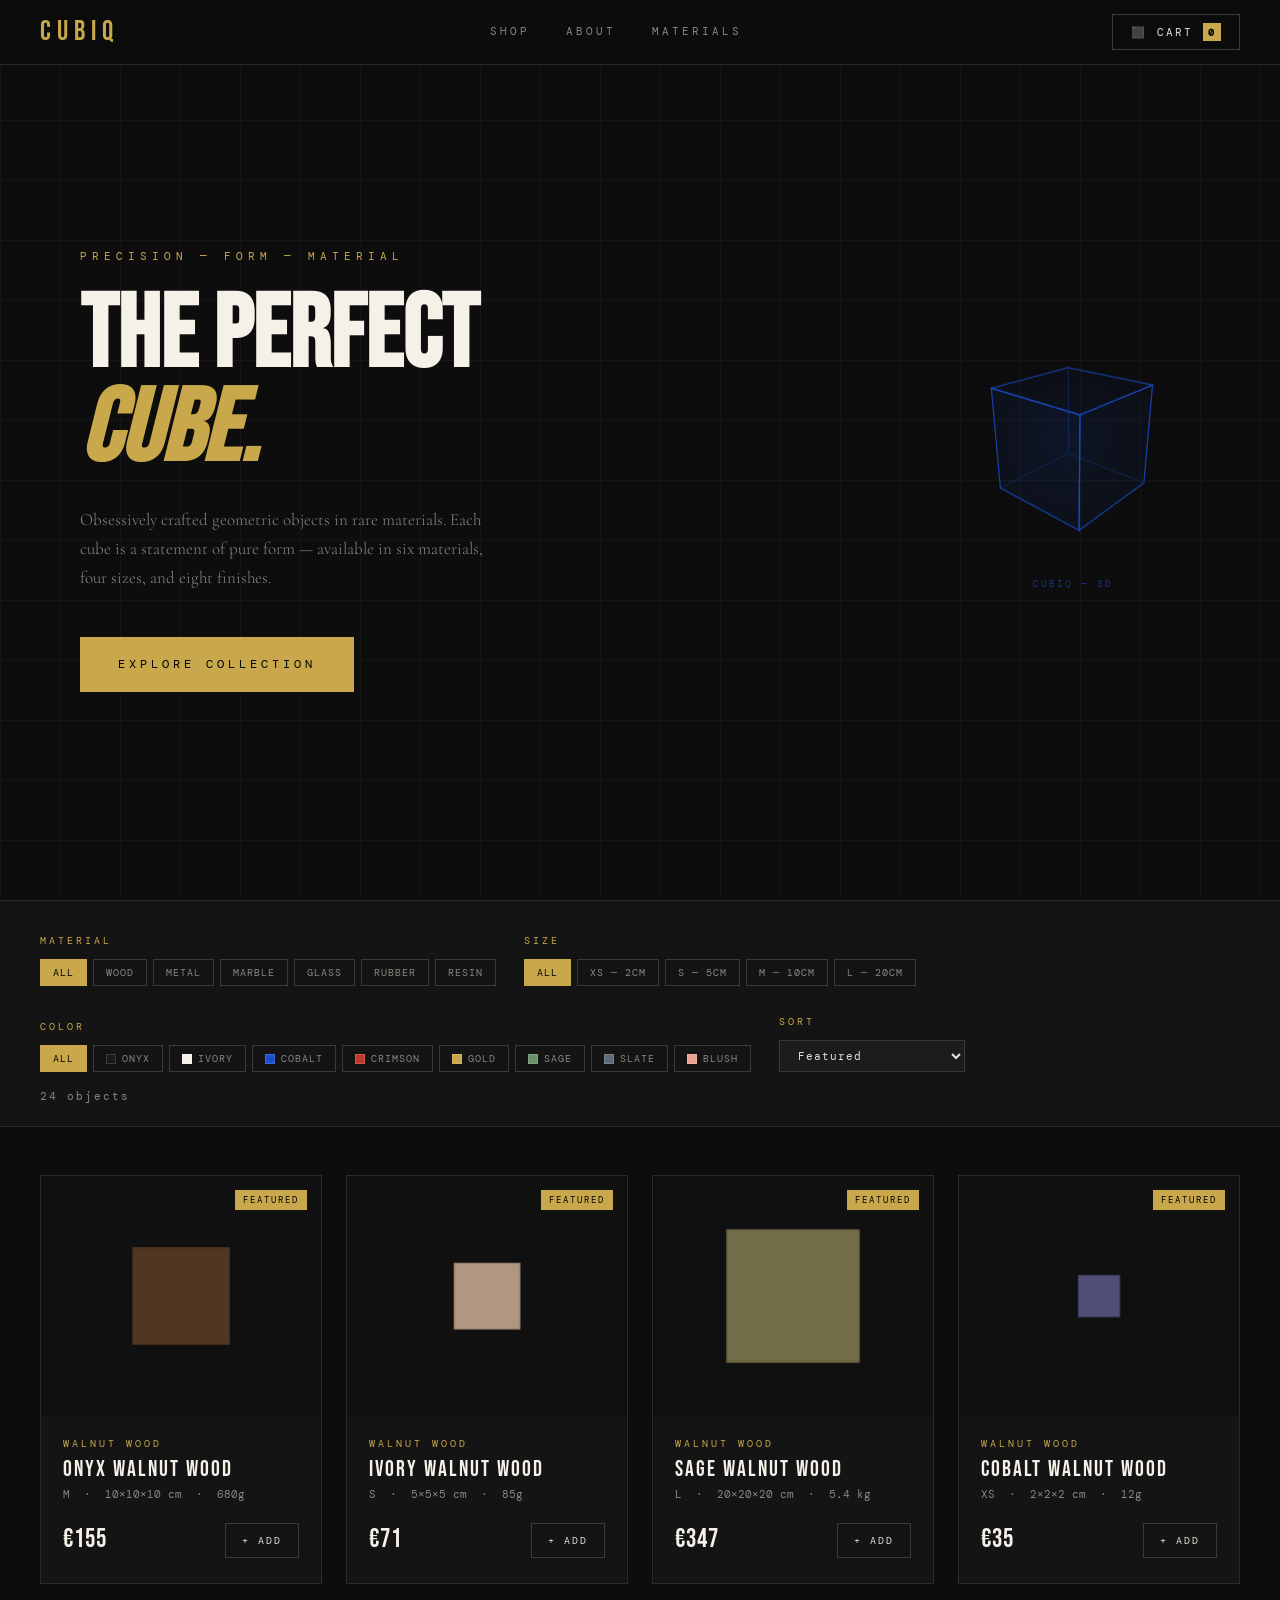
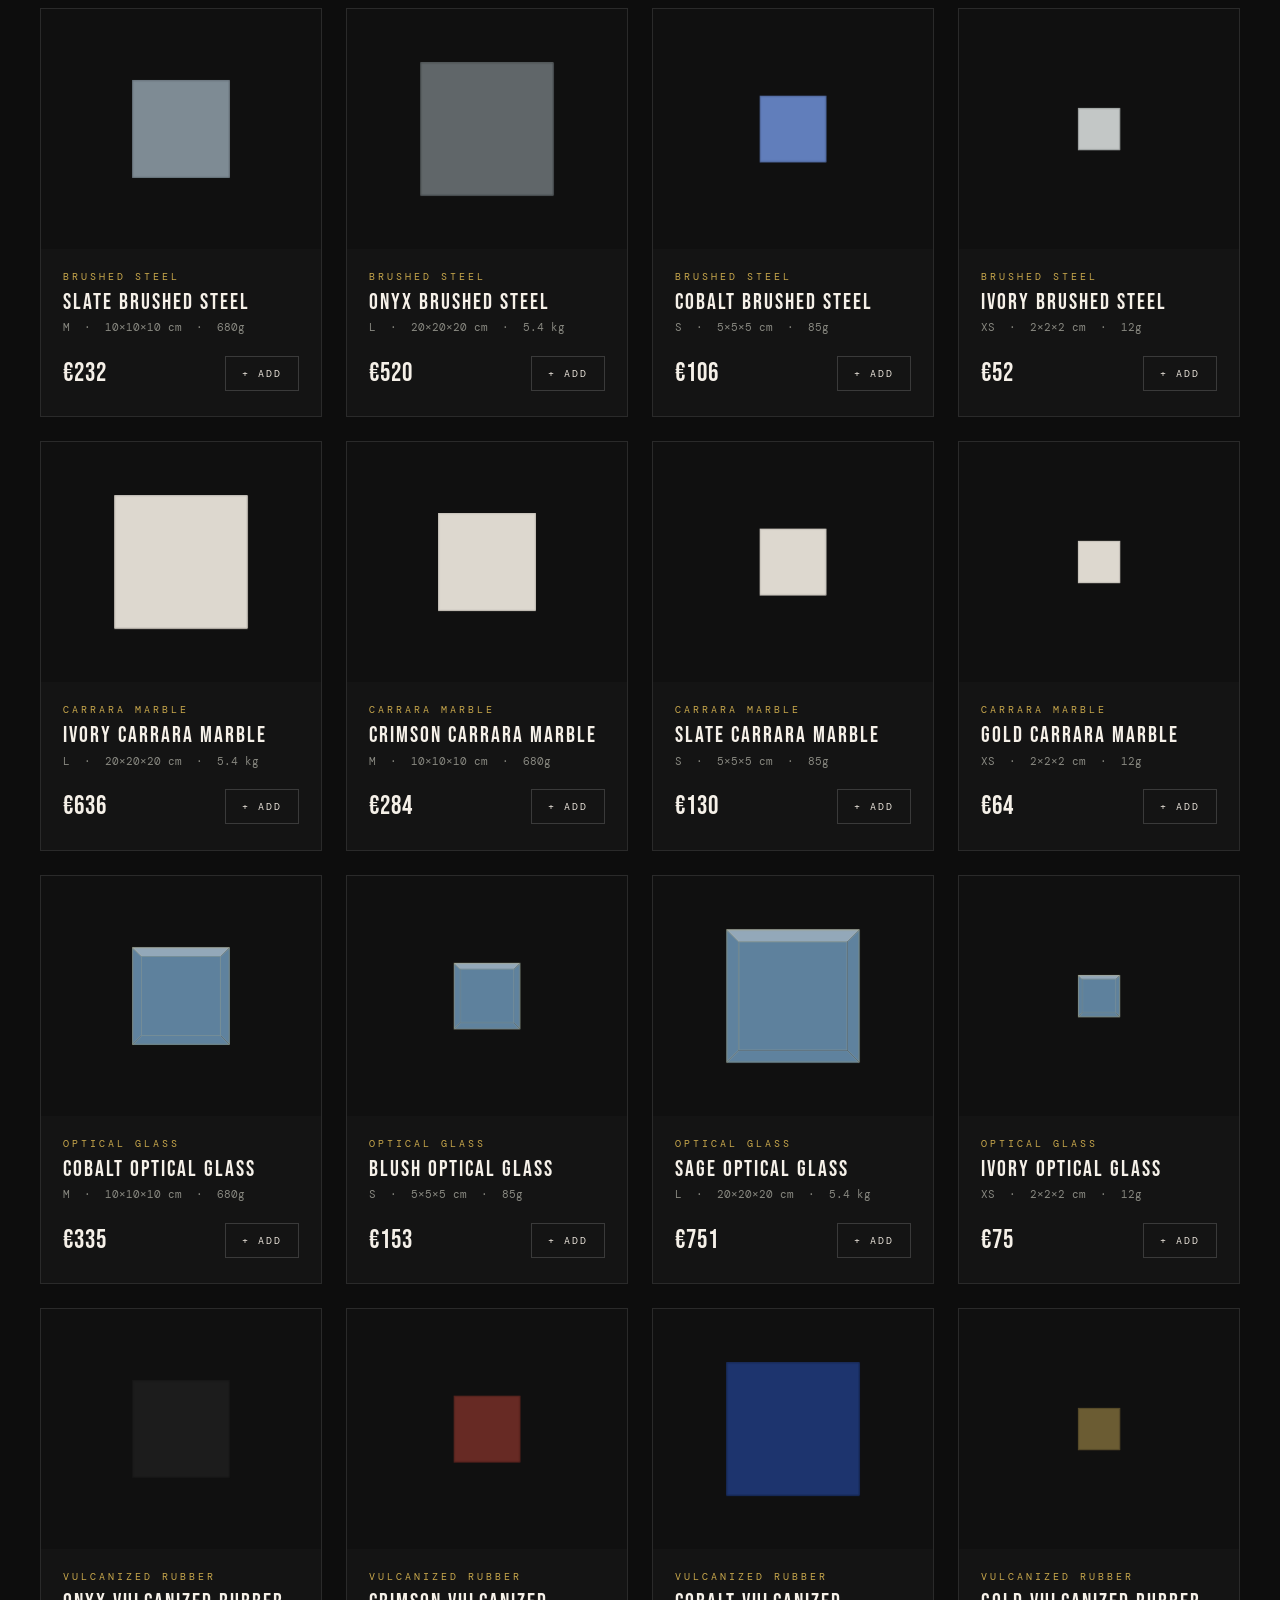
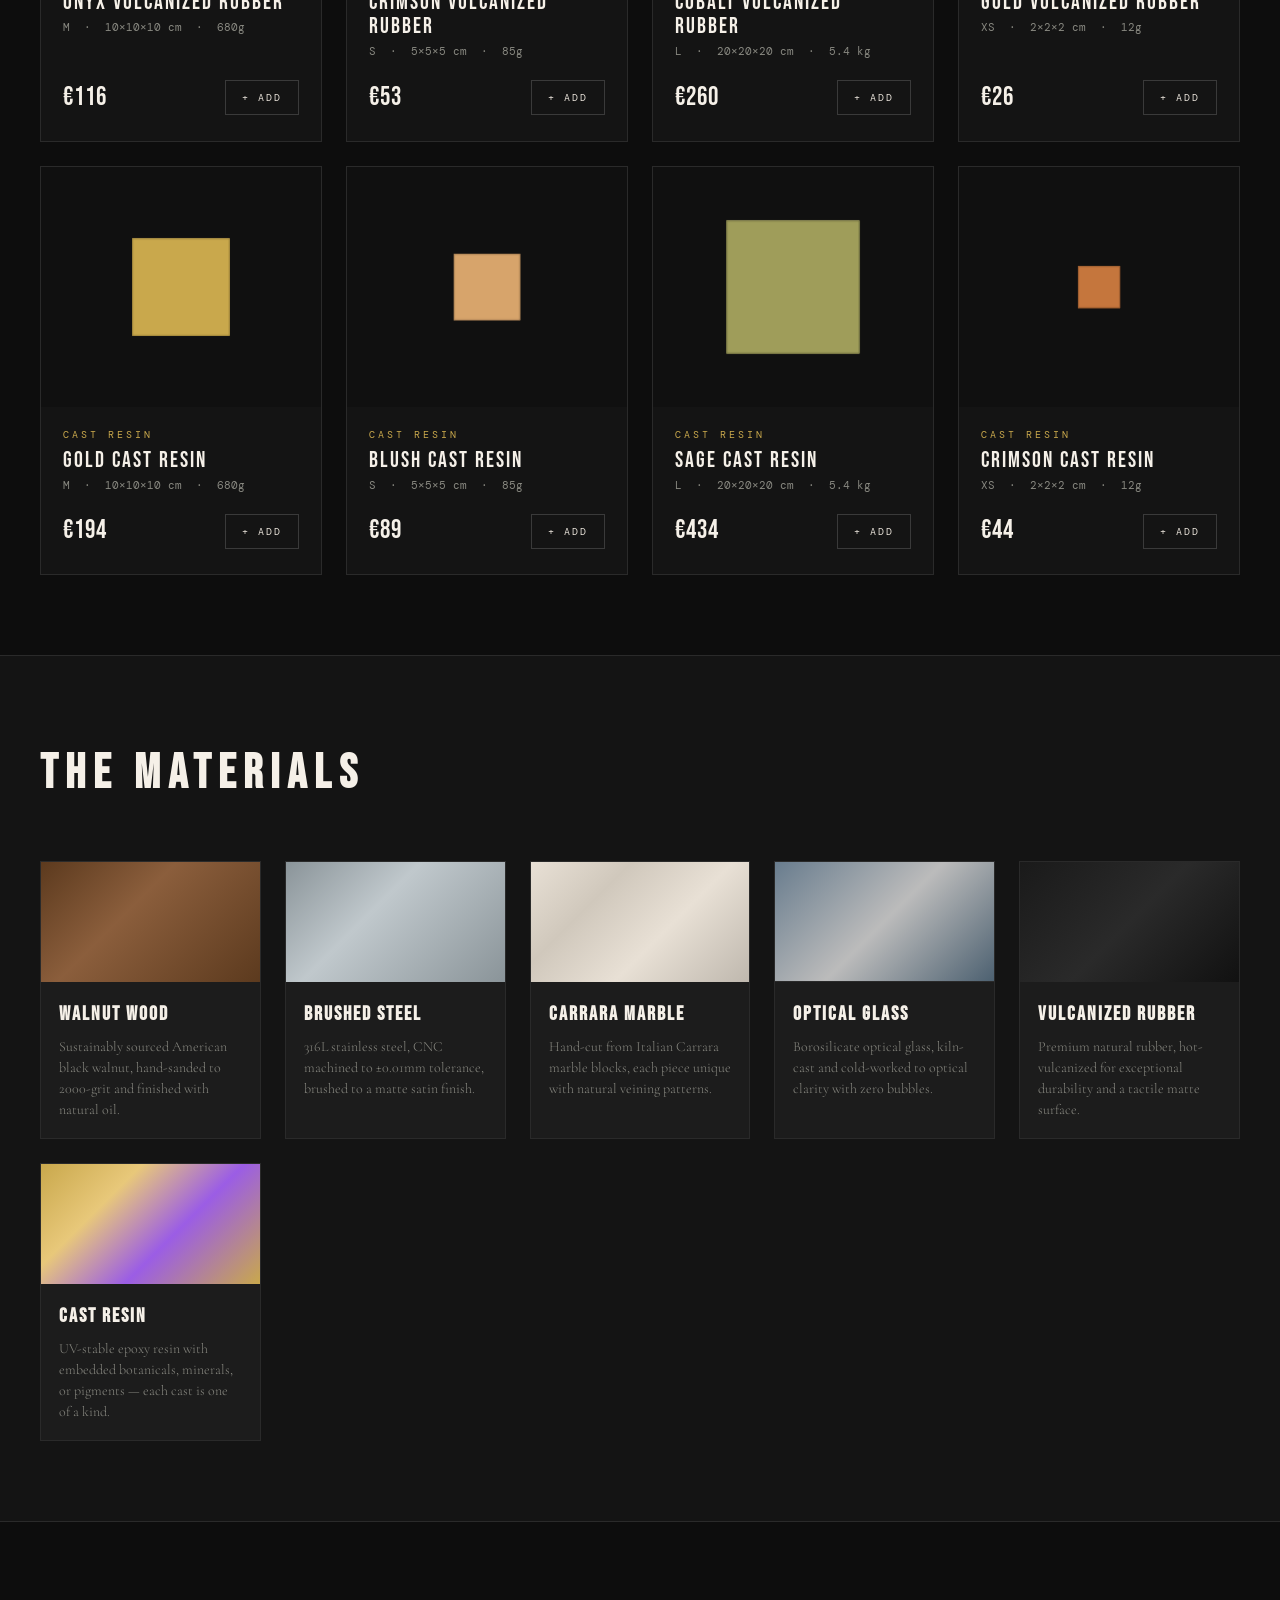
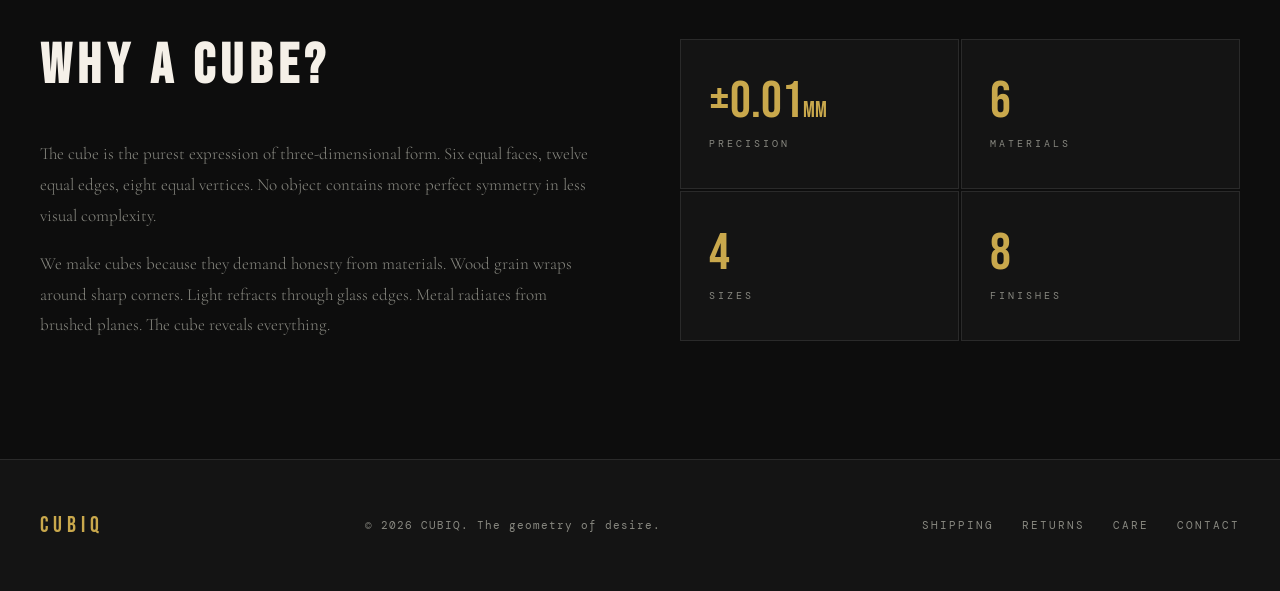
<file: cubeshop/cubeshop/index.html>
<!DOCTYPE html>
<html lang="en">
<head>
  <meta charset="UTF-8" />
  <meta name="viewport" content="width=device-width, initial-scale=1.0"/>
  <title>CUBIQ — Premium Geometric Objects</title>
  <link rel="preconnect" href="https://fonts.googleapis.com">
  <link href="https://fonts.googleapis.com/css2?family=Bebas+Neue&family=Cormorant+Garamond:ital,wght@0,300;0,400;0,600;1,300&family=DM+Mono:wght@300;400&display=swap" rel="stylesheet">
  <link rel="stylesheet" href="style.css"/>
</head>
<body>

  <!-- CUSTOM CUBE CURSOR -->
  <div id="cursorCube">
    <div class="cursor-inner">
      <div class="cursor-face cf"></div>
      <div class="cursor-face cb"></div>
      <div class="cursor-face cl"></div>
      <div class="cursor-face cr"></div>
      <div class="cursor-face ct"></div>
      <div class="cursor-face cbo"></div>
    </div>
  </div>

  <!-- PERSISTENT FLOATING HOLOGRAM (canvas-driven, never pauses) -->
  <div id="floatingHolo">
    <canvas id="holoCanvas" width="260" height="260"></canvas>
    <div class="holo-label">CUBIQ — 3D</div>
  </div>

  <!-- HEADER -->
  <header>
    <div class="header-inner">
      <div class="logo">CUBIQ</div>
      <nav class="nav-links">
        <a href="#shop">Shop</a>
        <a href="#about">About</a>
        <a href="#materials">Materials</a>
      </nav>
      <button class="cart-btn" id="cartBtn">
        <span class="cart-icon">⬛</span>
        <span class="cart-label">CART</span>
        <span class="cart-count" id="cartCount">0</span>
      </button>
    </div>
  </header>

  <!-- HERO -->
  <section class="hero">
    <div class="hero-bg-grid"></div>
    <div class="hero-content">
      <p class="hero-sub">PRECISION — FORM — MATERIAL</p>
      <h1 class="hero-title">THE PERFECT<br/><em>CUBE.</em></h1>
      <p class="hero-desc">Obsessively crafted geometric objects in rare materials. Each cube is a statement of pure form — available in six materials, four sizes, and eight finishes.</p>
      <a href="#shop" class="hero-cta">EXPLORE COLLECTION</a>
    </div>
    <div class="hero-visual" aria-hidden="true"></div>
  </section>

  <!-- FILTERS -->
  <section class="filters-section" id="shop">
    <div class="filters-inner">
      <div class="filter-group">
        <label>MATERIAL</label>
        <div class="filter-pills" id="materialFilter">
          <button class="pill active" data-filter="material" data-value="all">All</button>
          <button class="pill" data-filter="material" data-value="wood">Wood</button>
          <button class="pill" data-filter="material" data-value="metal">Metal</button>
          <button class="pill" data-filter="material" data-value="marble">Marble</button>
          <button class="pill" data-filter="material" data-value="glass">Glass</button>
          <button class="pill" data-filter="material" data-value="rubber">Rubber</button>
          <button class="pill" data-filter="material" data-value="resin">Resin</button>
        </div>
      </div>
      <div class="filter-group">
        <label>SIZE</label>
        <div class="filter-pills" id="sizeFilter">
          <button class="pill active" data-filter="size" data-value="all">All</button>
          <button class="pill" data-filter="size" data-value="xs">XS — 2cm</button>
          <button class="pill" data-filter="size" data-value="s">S — 5cm</button>
          <button class="pill" data-filter="size" data-value="m">M — 10cm</button>
          <button class="pill" data-filter="size" data-value="l">L — 20cm</button>
        </div>
      </div>
      <div class="filter-group">
        <label>COLOR</label>
        <div class="filter-pills" id="colorFilter">
          <button class="pill active" data-filter="color" data-value="all">All</button>
          <button class="pill color-pill" data-filter="color" data-value="onyx" style="--c:#1a1a1a">Onyx</button>
          <button class="pill color-pill" data-filter="color" data-value="ivory" style="--c:#f5f0e8">Ivory</button>
          <button class="pill color-pill" data-filter="color" data-value="cobalt" style="--c:#1b4fcf">Cobalt</button>
          <button class="pill color-pill" data-filter="color" data-value="crimson" style="--c:#c0392b">Crimson</button>
          <button class="pill color-pill" data-filter="color" data-value="gold" style="--c:#c9a84c">Gold</button>
          <button class="pill color-pill" data-filter="color" data-value="sage" style="--c:#6b8f6b">Sage</button>
          <button class="pill color-pill" data-filter="color" data-value="slate" style="--c:#5c6b7a">Slate</button>
          <button class="pill color-pill" data-filter="color" data-value="blush" style="--c:#e8a090">Blush</button>
        </div>
      </div>
      <div class="filter-group sort-group">
        <label>SORT</label>
        <select id="sortSelect">
          <option value="default">Featured</option>
          <option value="price-asc">Price: Low → High</option>
          <option value="price-desc">Price: High → Low</option>
          <option value="name">Alphabetical</option>
        </select>
      </div>
    </div>
    <div class="results-count"><span id="resultsCount">24</span> objects</div>
  </section>

  <!-- PRODUCT GRID -->
  <section class="products-section">
    <div class="products-grid" id="productsGrid">
      <!-- injected by JS -->
    </div>
    <div class="no-results" id="noResults" style="display:none;">
      <p>No cubes match your filters.</p>
      <button onclick="resetFilters()">Reset Filters</button>
    </div>
  </section>

  <!-- MATERIAL SHOWCASE -->
  <section class="materials-section" id="materials">
    <h2 class="section-title">THE MATERIALS</h2>
    <div class="materials-grid">
      <div class="material-card">
        <div class="material-swatch wood-swatch"></div>
        <h3>Walnut Wood</h3>
        <p>Sustainably sourced American black walnut, hand-sanded to 2000-grit and finished with natural oil.</p>
      </div>
      <div class="material-card">
        <div class="material-swatch metal-swatch"></div>
        <h3>Brushed Steel</h3>
        <p>316L stainless steel, CNC machined to ±0.01mm tolerance, brushed to a matte satin finish.</p>
      </div>
      <div class="material-card">
        <div class="material-swatch marble-swatch"></div>
        <h3>Carrara Marble</h3>
        <p>Hand-cut from Italian Carrara marble blocks, each piece unique with natural veining patterns.</p>
      </div>
      <div class="material-card">
        <div class="material-swatch glass-swatch"></div>
        <h3>Optical Glass</h3>
        <p>Borosilicate optical glass, kiln-cast and cold-worked to optical clarity with zero bubbles.</p>
      </div>
      <div class="material-card">
        <div class="material-swatch rubber-swatch"></div>
        <h3>Vulcanized Rubber</h3>
        <p>Premium natural rubber, hot-vulcanized for exceptional durability and a tactile matte surface.</p>
      </div>
      <div class="material-card">
        <div class="material-swatch resin-swatch"></div>
        <h3>Cast Resin</h3>
        <p>UV-stable epoxy resin with embedded botanicals, minerals, or pigments — each cast is one of a kind.</p>
      </div>
    </div>
  </section>

  <!-- ABOUT -->
  <section class="about-section" id="about">
    <div class="about-inner">
      <div class="about-text">
        <h2>WHY A CUBE?</h2>
        <p>The cube is the purest expression of three-dimensional form. Six equal faces, twelve equal edges, eight equal vertices. No object contains more perfect symmetry in less visual complexity.</p>
        <p>We make cubes because they demand honesty from materials. Wood grain wraps around sharp corners. Light refracts through glass edges. Metal radiates from brushed planes. The cube reveals everything.</p>
      </div>
      <div class="about-stats">
        <div class="stat"><span class="stat-num">±0.01<small>mm</small></span><span class="stat-label">Precision</span></div>
        <div class="stat"><span class="stat-num">6</span><span class="stat-label">Materials</span></div>
        <div class="stat"><span class="stat-num">4</span><span class="stat-label">Sizes</span></div>
        <div class="stat"><span class="stat-num">8</span><span class="stat-label">Finishes</span></div>
      </div>
    </div>
  </section>

  <!-- CART SIDEBAR -->
  <div class="cart-overlay" id="cartOverlay"></div>
  <aside class="cart-sidebar" id="cartSidebar">
    <div class="cart-header">
      <h2>YOUR CART</h2>
      <button class="close-cart" id="closeCart">✕</button>
    </div>
    <div class="cart-items" id="cartItems">
      <p class="cart-empty">Your cart is empty.</p>
    </div>
    <div class="cart-footer" id="cartFooter" style="display:none;">
      <div class="cart-total">
        <span>TOTAL</span>
        <span id="cartTotal">€0.00</span>
      </div>
      <button class="checkout-btn">PROCEED TO CHECKOUT</button>
    </div>
  </aside>

  <!-- TOAST -->
  <div class="toast" id="toast"></div>

  <footer>
    <div class="footer-inner">
      <div class="footer-logo">CUBIQ</div>
      <p>© 2026 CUBIQ. The geometry of desire.</p>
      <div class="footer-links">
        <a href="#">Shipping</a>
        <a href="#">Returns</a>
        <a href="#">Care</a>
        <a href="#">Contact</a>
      </div>
    </div>
  </footer>

  <script src="script.js"></script>
</body>
</html>
</file>
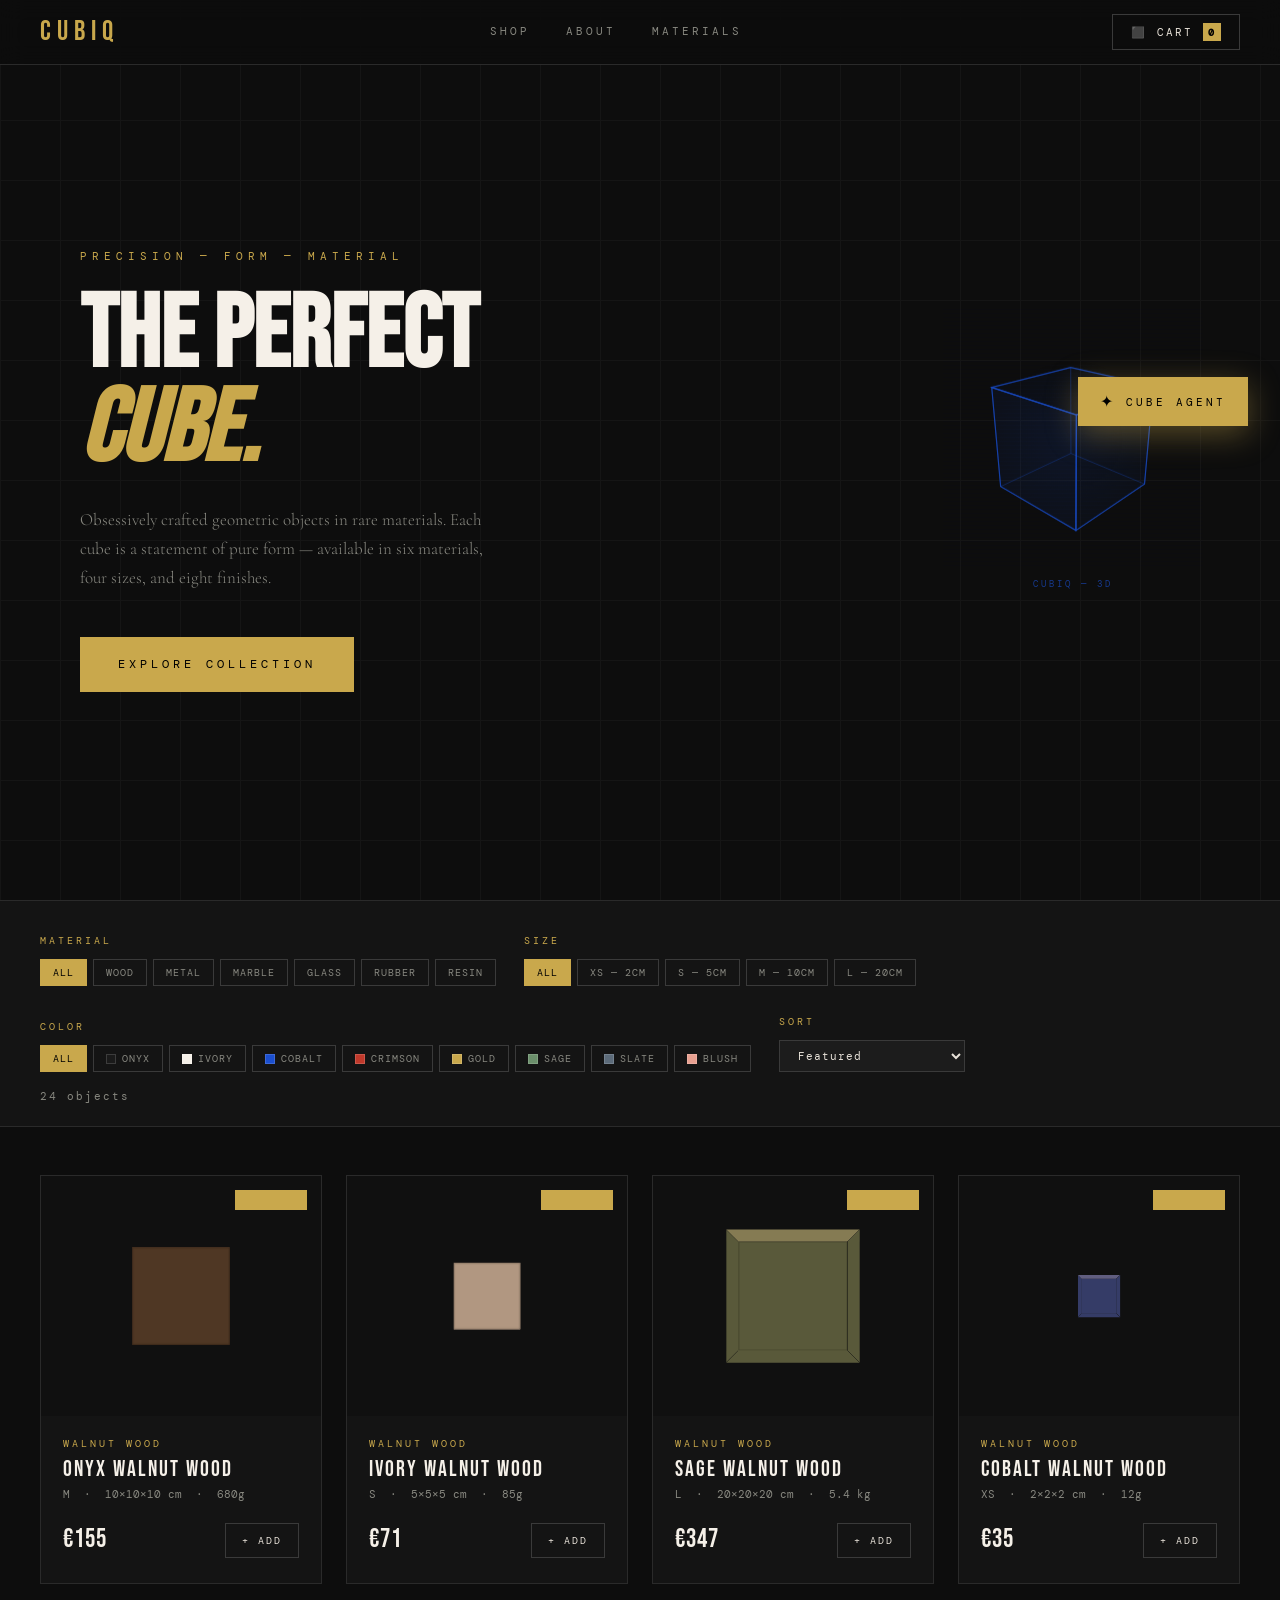
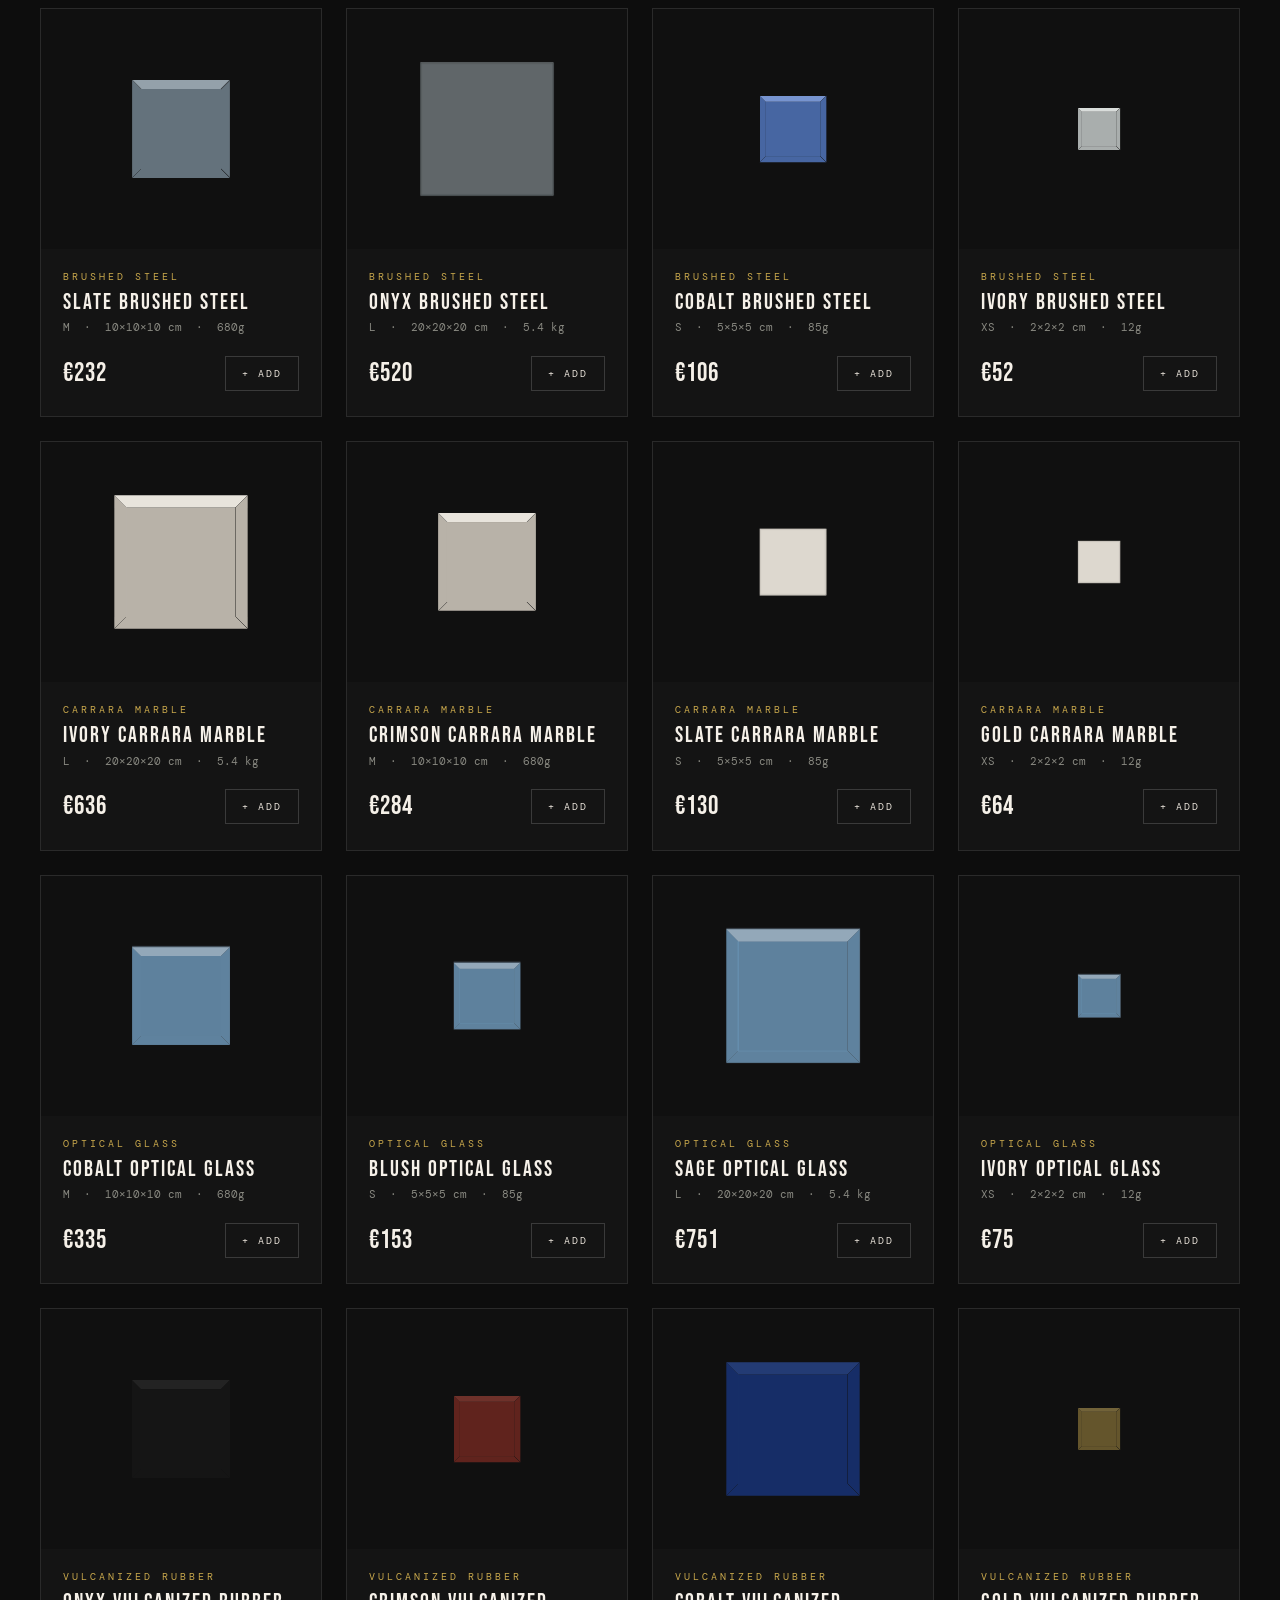
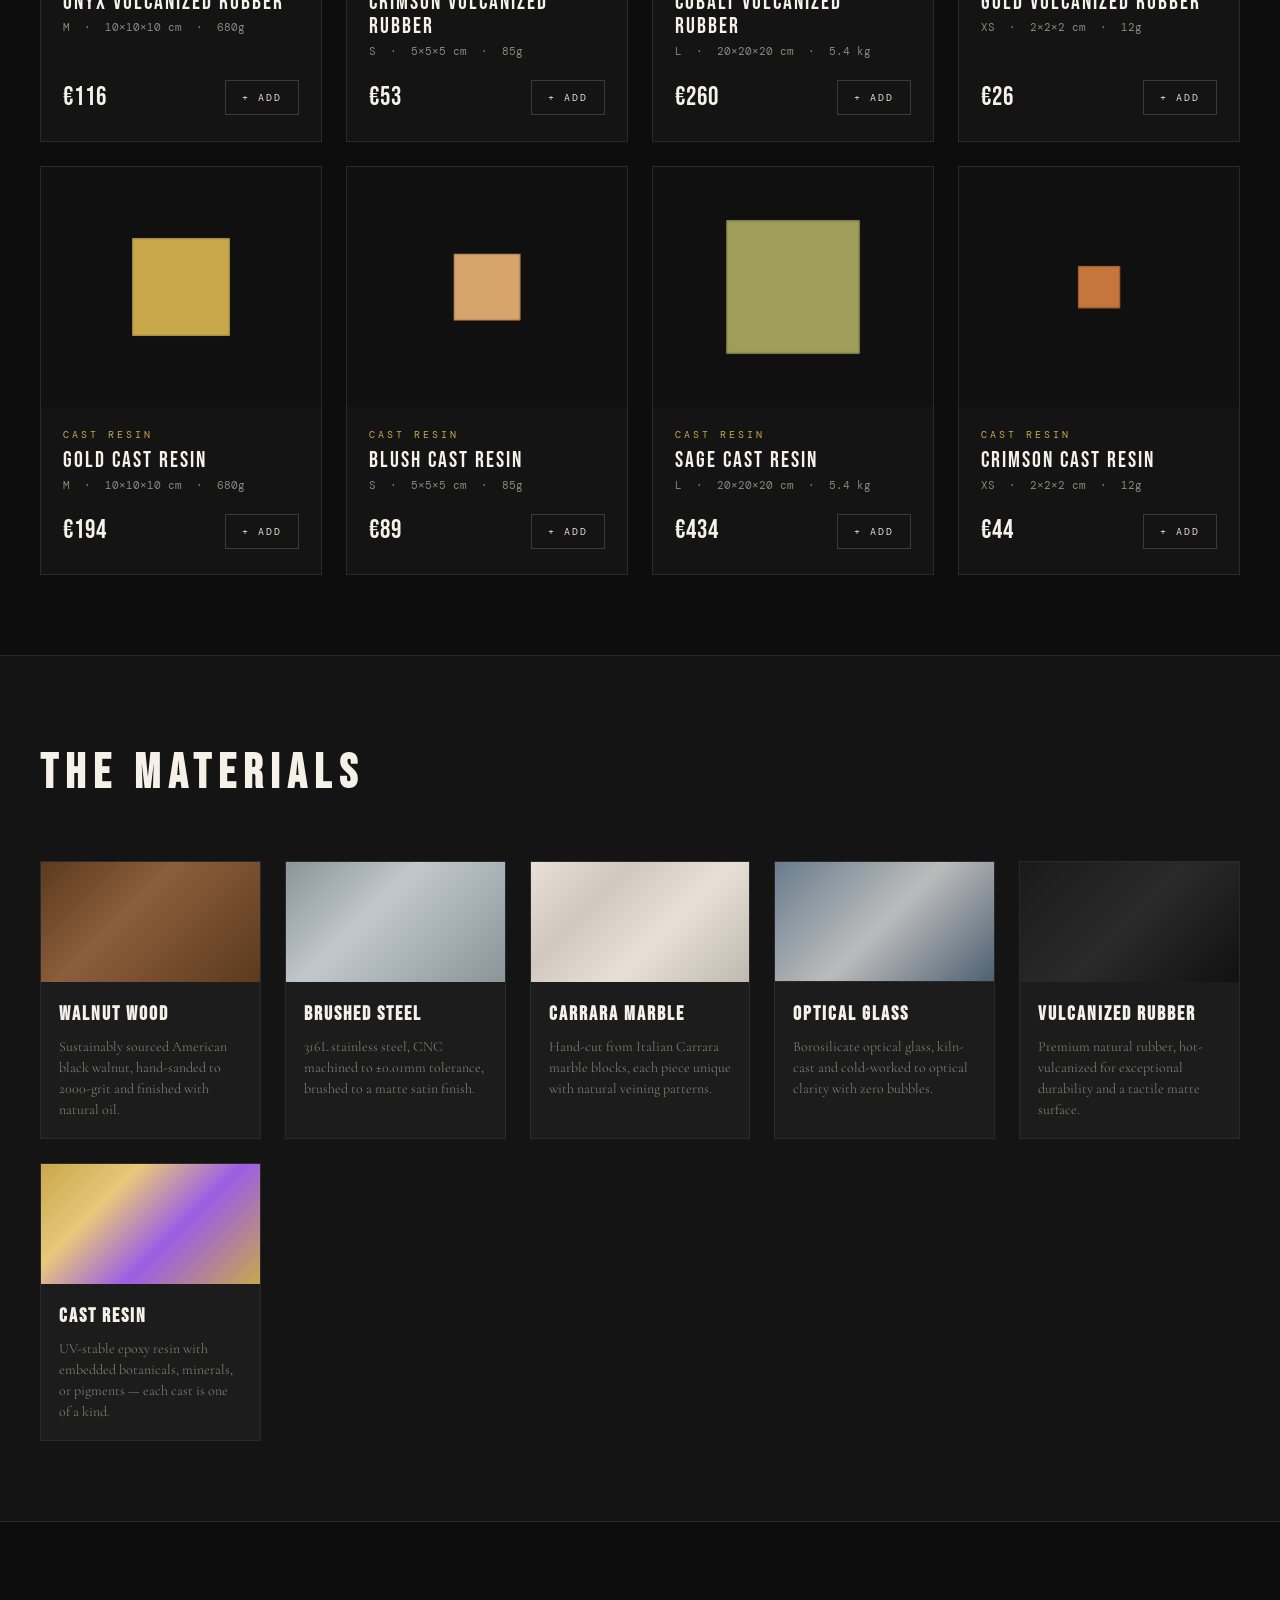
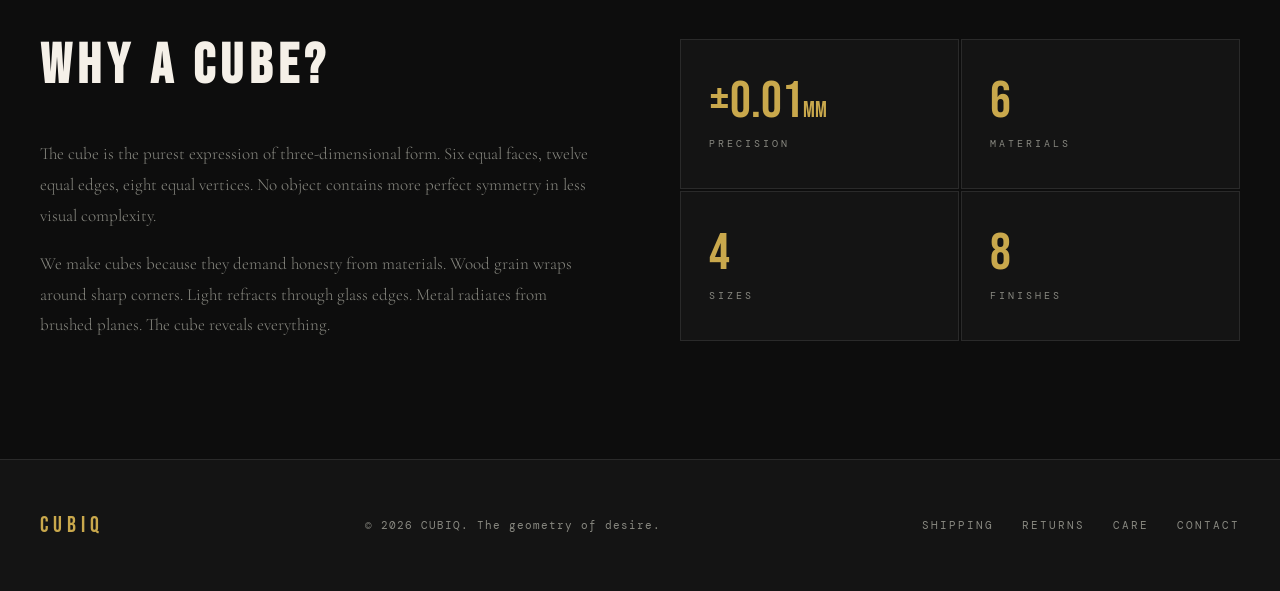
<file: cubiq-agent/cubiq-agent/CubiqAgent/wwwroot/index.html>
<!DOCTYPE html>
<html lang="en">
<head>
  <meta charset="UTF-8" />
  <meta name="viewport" content="width=device-width, initial-scale=1.0"/>
  <title>CUBIQ — Premium Geometric Objects</title>
  <link rel="preconnect" href="https://fonts.googleapis.com">
  <link href="https://fonts.googleapis.com/css2?family=Bebas+Neue&family=Cormorant+Garamond:ital,wght@0,300;0,400;0,600;1,300&family=DM+Mono:wght@300;400&display=swap" rel="stylesheet">
  <link rel="stylesheet" href="style.css"/>
  <link rel="stylesheet" href="agent.css"/>
</head>
<body>

  <!-- CUSTOM CUBE CURSOR -->
  <div id="cursorCube">
    <div class="cursor-inner">
      <div class="cursor-face cf"></div>
      <div class="cursor-face cb"></div>
      <div class="cursor-face cl"></div>
      <div class="cursor-face cr"></div>
      <div class="cursor-face ct"></div>
      <div class="cursor-face cbo"></div>
    </div>
  </div>

  <!-- PERSISTENT FLOATING HOLOGRAM (canvas-driven, never pauses) -->
  <div id="floatingHolo">
    <canvas id="holoCanvas" width="260" height="260"></canvas>
    <div class="holo-label">CUBIQ — 3D</div>
  </div>

  <!-- HEADER -->
  <header>
    <div class="header-inner">
      <div class="logo">CUBIQ</div>
      <nav class="nav-links">
        <a href="#shop">Shop</a>
        <a href="#about">About</a>
        <a href="#materials">Materials</a>
      </nav>
      <button class="cart-btn" id="cartBtn">
        <span class="cart-icon">⬛</span>
        <span class="cart-label">CART</span>
        <span class="cart-count" id="cartCount">0</span>
      </button>
    </div>
  </header>

  <!-- HERO -->
  <section class="hero">
    <div class="hero-bg-grid"></div>
    <div class="hero-content">
      <p class="hero-sub">PRECISION — FORM — MATERIAL</p>
      <h1 class="hero-title">THE PERFECT<br/><em>CUBE.</em></h1>
      <p class="hero-desc">Obsessively crafted geometric objects in rare materials. Each cube is a statement of pure form — available in six materials, four sizes, and eight finishes.</p>
      <a href="#shop" class="hero-cta">EXPLORE COLLECTION</a>
    </div>
    <div class="hero-visual" aria-hidden="true"></div>
  </section>

  <!-- FILTERS -->
  <section class="filters-section" id="shop">
    <div class="filters-inner">
      <div class="filter-group">
        <label>MATERIAL</label>
        <div class="filter-pills" id="materialFilter">
          <button class="pill active" data-filter="material" data-value="all">All</button>
          <button class="pill" data-filter="material" data-value="wood">Wood</button>
          <button class="pill" data-filter="material" data-value="metal">Metal</button>
          <button class="pill" data-filter="material" data-value="marble">Marble</button>
          <button class="pill" data-filter="material" data-value="glass">Glass</button>
          <button class="pill" data-filter="material" data-value="rubber">Rubber</button>
          <button class="pill" data-filter="material" data-value="resin">Resin</button>
        </div>
      </div>
      <div class="filter-group">
        <label>SIZE</label>
        <div class="filter-pills" id="sizeFilter">
          <button class="pill active" data-filter="size" data-value="all">All</button>
          <button class="pill" data-filter="size" data-value="xs">XS — 2cm</button>
          <button class="pill" data-filter="size" data-value="s">S — 5cm</button>
          <button class="pill" data-filter="size" data-value="m">M — 10cm</button>
          <button class="pill" data-filter="size" data-value="l">L — 20cm</button>
        </div>
      </div>
      <div class="filter-group">
        <label>COLOR</label>
        <div class="filter-pills" id="colorFilter">
          <button class="pill active" data-filter="color" data-value="all">All</button>
          <button class="pill color-pill" data-filter="color" data-value="onyx" style="--c:#1a1a1a">Onyx</button>
          <button class="pill color-pill" data-filter="color" data-value="ivory" style="--c:#f5f0e8">Ivory</button>
          <button class="pill color-pill" data-filter="color" data-value="cobalt" style="--c:#1b4fcf">Cobalt</button>
          <button class="pill color-pill" data-filter="color" data-value="crimson" style="--c:#c0392b">Crimson</button>
          <button class="pill color-pill" data-filter="color" data-value="gold" style="--c:#c9a84c">Gold</button>
          <button class="pill color-pill" data-filter="color" data-value="sage" style="--c:#6b8f6b">Sage</button>
          <button class="pill color-pill" data-filter="color" data-value="slate" style="--c:#5c6b7a">Slate</button>
          <button class="pill color-pill" data-filter="color" data-value="blush" style="--c:#e8a090">Blush</button>
        </div>
      </div>
      <div class="filter-group sort-group">
        <label>SORT</label>
        <select id="sortSelect">
          <option value="default">Featured</option>
          <option value="price-asc">Price: Low → High</option>
          <option value="price-desc">Price: High → Low</option>
          <option value="name">Alphabetical</option>
        </select>
      </div>
    </div>
    <div class="results-count"><span id="resultsCount">24</span> objects</div>
  </section>

  <!-- PRODUCT GRID -->
  <section class="products-section">
    <div class="products-grid" id="productsGrid">
      <!-- injected by JS -->
    </div>
    <div class="no-results" id="noResults" style="display:none;">
      <p>No cubes match your filters.</p>
      <button onclick="resetFilters()">Reset Filters</button>
    </div>
  </section>

  <!-- MATERIAL SHOWCASE -->
  <section class="materials-section" id="materials">
    <h2 class="section-title">THE MATERIALS</h2>
    <div class="materials-grid">
      <div class="material-card">
        <div class="material-swatch wood-swatch"></div>
        <h3>Walnut Wood</h3>
        <p>Sustainably sourced American black walnut, hand-sanded to 2000-grit and finished with natural oil.</p>
      </div>
      <div class="material-card">
        <div class="material-swatch metal-swatch"></div>
        <h3>Brushed Steel</h3>
        <p>316L stainless steel, CNC machined to ±0.01mm tolerance, brushed to a matte satin finish.</p>
      </div>
      <div class="material-card">
        <div class="material-swatch marble-swatch"></div>
        <h3>Carrara Marble</h3>
        <p>Hand-cut from Italian Carrara marble blocks, each piece unique with natural veining patterns.</p>
      </div>
      <div class="material-card">
        <div class="material-swatch glass-swatch"></div>
        <h3>Optical Glass</h3>
        <p>Borosilicate optical glass, kiln-cast and cold-worked to optical clarity with zero bubbles.</p>
      </div>
      <div class="material-card">
        <div class="material-swatch rubber-swatch"></div>
        <h3>Vulcanized Rubber</h3>
        <p>Premium natural rubber, hot-vulcanized for exceptional durability and a tactile matte surface.</p>
      </div>
      <div class="material-card">
        <div class="material-swatch resin-swatch"></div>
        <h3>Cast Resin</h3>
        <p>UV-stable epoxy resin with embedded botanicals, minerals, or pigments — each cast is one of a kind.</p>
      </div>
    </div>
  </section>

  <!-- ABOUT -->
  <section class="about-section" id="about">
    <div class="about-inner">
      <div class="about-text">
        <h2>WHY A CUBE?</h2>
        <p>The cube is the purest expression of three-dimensional form. Six equal faces, twelve equal edges, eight equal vertices. No object contains more perfect symmetry in less visual complexity.</p>
        <p>We make cubes because they demand honesty from materials. Wood grain wraps around sharp corners. Light refracts through glass edges. Metal radiates from brushed planes. The cube reveals everything.</p>
      </div>
      <div class="about-stats">
        <div class="stat"><span class="stat-num">±0.01<small>mm</small></span><span class="stat-label">Precision</span></div>
        <div class="stat"><span class="stat-num">6</span><span class="stat-label">Materials</span></div>
        <div class="stat"><span class="stat-num">4</span><span class="stat-label">Sizes</span></div>
        <div class="stat"><span class="stat-num">8</span><span class="stat-label">Finishes</span></div>
      </div>
    </div>
  </section>

  <!-- CART SIDEBAR -->
  <div class="cart-overlay" id="cartOverlay"></div>
  <aside class="cart-sidebar" id="cartSidebar">
    <div class="cart-header">
      <h2>YOUR CART</h2>
      <button class="close-cart" id="closeCart">✕</button>
    </div>
    <div class="cart-items" id="cartItems">
      <p class="cart-empty">Your cart is empty.</p>
    </div>
    <div class="cart-footer" id="cartFooter" style="display:none;">
      <div class="cart-total">
        <span>TOTAL</span>
        <span id="cartTotal">€0.00</span>
      </div>
      <button class="checkout-btn">PROCEED TO CHECKOUT</button>
    </div>
  </aside>

  <!-- TOAST -->
  <div class="toast" id="toast"></div>

  <footer>
    <div class="footer-inner">
      <div class="footer-logo">CUBIQ</div>
      <p>© 2026 CUBIQ. The geometry of desire.</p>
      <div class="footer-links">
        <a href="#">Shipping</a>
        <a href="#">Returns</a>
        <a href="#">Care</a>
        <a href="#">Contact</a>
      </div>
    </div>
  </footer>

  <!-- AI CUBE AGENT CHAT WIDGET -->
  <div id="agentWidget">
    <button class="agent-fab" id="agentFab" title="Find your perfect cube">
      <span class="agent-fab-icon">✦</span>
      <span class="agent-fab-label">CUBE AGENT</span>
    </button>

    <div class="agent-panel" id="agentPanel">
      <div class="agent-header">
        <div class="agent-header-left">
          <div class="agent-avatar">
            <canvas id="agentCubeCanvas" width="36" height="36"></canvas>
          </div>
          <div>
            <div class="agent-name">CUBIQ AI</div>
            <div class="agent-status" id="agentStatus">Ready to help</div>
          </div>
        </div>
        <button class="agent-close" id="agentClose">✕</button>
      </div>

      <div class="agent-messages" id="agentMessages">
        <div class="agent-msg assistant">
          <p>Hello! I'm your personal cube consultant. Tell me what you're looking for — a gift, a desk object, something decorative? I'll find your perfect cube. ✦</p>
        </div>
      </div>

      <div class="agent-suggestions" id="agentSuggestions">
        <button class="agent-suggestion" onclick="sendSuggestion(this)">I want a minimalist desk piece</button>
        <button class="agent-suggestion" onclick="sendSuggestion(this)">Looking for a luxury gift under €150</button>
        <button class="agent-suggestion" onclick="sendSuggestion(this)">Something colourful and unique</button>
        <button class="agent-suggestion" onclick="sendSuggestion(this)">What's your most impressive cube?</button>
      </div>

      <div class="agent-input-row">
        <input type="text" id="agentInput" placeholder="Tell me what you're looking for…" autocomplete="off"/>
        <button id="agentSend">
          <svg width="16" height="16" viewBox="0 0 24 24" fill="none" stroke="currentColor" stroke-width="2.5">
            <line x1="22" y1="2" x2="11" y2="13"/><polygon points="22 2 15 22 11 13 2 9 22 2"/>
          </svg>
        </button>
      </div>
    </div>
  </div>

  <!-- RECOMMENDATION HIGHLIGHT OVERLAY -->
  <div id="recHighlight" class="rec-highlight" style="display:none;">
    <div class="rec-highlight-inner">
      <div class="rec-highlight-title">✦ AI RECOMMENDATIONS</div>
      <div id="recCards"></div>
      <button onclick="document.getElementById('recHighlight').style.display='none'">DISMISS</button>
    </div>
  </div>

  <script src="script.js"></script>
  <script src="agent.js"></script>
</html>
</body>
</html>
</file>
<file: cubeshop/cubeshop/style.css>
/* ================================================
   CUBIQ — Premium Geometric Objects
   Dark industrial / art-deco aesthetic
   ================================================ */

*, *::before, *::after { box-sizing: border-box; margin: 0; padding: 0; }

:root {
  --bg:        #0d0d0d;
  --bg2:       #141414;
  --bg3:       #1c1c1c;
  --border:    #2a2a2a;
  --border2:   #3a3a3a;
  --text:      #e8e2d9;
  --text-dim:  #888880;
  --accent:    #c9a84c;
  --accent2:   #8a6f2e;
  --white:     #f5f0e8;
  --red:       #c0392b;

  --font-display: 'Bebas Neue', sans-serif;
  --font-body:    'Cormorant Garamond', serif;
  --font-mono:    'DM Mono', monospace;
}

html { scroll-behavior: smooth; }

body {
  background: var(--bg);
  color: var(--text);
  font-family: var(--font-body);
  font-size: 18px;
  line-height: 1.6;
  overflow-x: hidden;
  cursor: none;
}

/* ── CUSTOM CUBE CURSOR ──────────────────────── */
* { cursor: none !important; }

#cursorCube {
  position: fixed;
  top: 0; left: 0;
  pointer-events: none;
  z-index: 9999;
  width: 28px; height: 28px;
  transform: translate(-50%, -50%);
  perspective: 120px;
  transition: opacity .2s;
}
#cursorCube .cursor-inner {
  width: 28px; height: 28px;
  transform-style: preserve-3d;
  animation: cursorSpin 3s linear infinite;
  position: relative;
}
@keyframes cursorSpin {
  from { transform: rotateX(25deg) rotateY(0deg); }
  to   { transform: rotateX(25deg) rotateY(360deg); }
}
.cursor-face {
  position: absolute;
  width: 28px; height: 28px;
  border: 1px solid rgba(201,168,76,0.9);
}
.cursor-face.cf { background: rgba(201,168,76,0.18); transform: translateZ(14px); }
.cursor-face.cb { background: rgba(201,168,76,0.08); transform: rotateY(180deg) translateZ(14px); }
.cursor-face.cl { background: rgba(201,168,76,0.10); transform: rotateY(-90deg) translateZ(14px); }
.cursor-face.cr { background: rgba(201,168,76,0.10); transform: rotateY(90deg) translateZ(14px); }
.cursor-face.ct { background: rgba(201,168,76,0.22); transform: rotateX(90deg) translateZ(14px); }
.cursor-face.cbo { background: rgba(201,168,76,0.05); transform: rotateX(-90deg) translateZ(14px); }

/* hover state: bigger + brighter */
body.cursor-hover #cursorCube .cursor-inner {
  animation-duration: 1s;
  filter: drop-shadow(0 0 6px rgba(201,168,76,0.8));
}
body.cursor-hover #cursorCube {
  width: 38px; height: 38px;
}
body.cursor-hover .cursor-face {
  width: 38px; height: 38px;
  border-color: rgba(201,168,76,1);
}
body.cursor-hover .cursor-face.cf  { transform: translateZ(19px); }
body.cursor-hover .cursor-face.cb  { transform: rotateY(180deg) translateZ(19px); }
body.cursor-hover .cursor-face.cl  { transform: rotateY(-90deg) translateZ(19px); }
body.cursor-hover .cursor-face.cr  { transform: rotateY(90deg) translateZ(19px); }
body.cursor-hover .cursor-face.ct  { transform: rotateX(90deg) translateZ(19px); }
body.cursor-hover .cursor-face.cbo { transform: rotateX(-90deg) translateZ(19px); }

/* ── PERSISTENT FLOATING HOLOGRAM ───────────── */
#floatingHolo {
  position: fixed;
  right: 6vw;
  top: 50%;
  transform: translateY(-50%);
  z-index: 40;
  pointer-events: none;
  transition: right .7s cubic-bezier(.4,0,.2,1),
              top .7s cubic-bezier(.4,0,.2,1),
              transform .7s cubic-bezier(.4,0,.2,1),
              opacity .5s ease;
  opacity: 1;
}
#floatingHolo.scrolled-past {
  right: 20px;
  top: 120px;
  transform: translateY(0) scale(0.6);
  opacity: 0.55;
}
#holoCanvas {
  display: block;
  width: 260px; height: 260px;
}
#floatingHolo .holo-label {
  text-align: center;
  font-family: var(--font-mono);
  font-size: 9px;
  letter-spacing: 3px;
  color: rgba(201,168,76,0.5);
  margin-top: 8px;
  text-transform: uppercase;
  animation: holoPulse 2s ease-in-out infinite;
}
@keyframes holoPulse {
  0%, 100% { opacity: 0.4; }
  50% { opacity: 1; }
}

/* ── SCROLLBAR ─────────────────────────────── */
::-webkit-scrollbar { width: 4px; }
::-webkit-scrollbar-track { background: var(--bg); }
::-webkit-scrollbar-thumb { background: var(--accent); }

/* ── HEADER ────────────────────────────────── */
header {
  position: fixed; top: 0; left: 0; right: 0; z-index: 100;
  border-bottom: 1px solid var(--border);
  background: rgba(13,13,13,0.92);
  backdrop-filter: blur(12px);
}
.header-inner {
  max-width: 1400px; margin: 0 auto;
  padding: 0 40px;
  height: 64px;
  display: flex; align-items: center; justify-content: space-between;
}
.logo {
  font-family: var(--font-display);
  font-size: 28px;
  letter-spacing: 6px;
  color: var(--accent);
}
.nav-links { display: flex; gap: 36px; }
.nav-links a {
  font-family: var(--font-mono);
  font-size: 11px;
  letter-spacing: 3px;
  color: var(--text-dim);
  text-decoration: none;
  text-transform: uppercase;
  transition: color .2s;
}
.nav-links a:hover { color: var(--accent); }

.cart-btn {
  display: flex; align-items: center; gap: 10px;
  background: none; border: 1px solid var(--border2);
  color: var(--text); padding: 8px 18px; cursor: pointer;
  font-family: var(--font-mono); font-size: 11px; letter-spacing: 2px;
  transition: all .2s;
}
.cart-btn:hover { border-color: var(--accent); color: var(--accent); }
.cart-count {
  background: var(--accent); color: #000;
  font-size: 10px; font-weight: 700;
  min-width: 18px; height: 18px;
  border-radius: 0;
  display: flex; align-items: center; justify-content: center;
  padding: 0 4px;
}

/* ── HERO ──────────────────────────────────── */
.hero {
  min-height: 100vh;
  display: grid;
  grid-template-columns: 1fr 1fr;
  align-items: center;
  padding: 100px 80px 60px;
  max-width: 1400px; margin: 0 auto;
  position: relative; overflow: hidden;
  gap: 60px;
}
.hero-bg-grid {
  position: fixed; inset: 0; z-index: -1;
  background-image:
    linear-gradient(var(--border) 1px, transparent 1px),
    linear-gradient(90deg, var(--border) 1px, transparent 1px);
  background-size: 60px 60px;
  opacity: 0.3;
}

.hero-sub {
  font-family: var(--font-mono);
  font-size: 11px; letter-spacing: 5px;
  color: var(--accent); margin-bottom: 24px;
}
.hero-title {
  font-family: var(--font-display);
  font-size: clamp(72px, 8vw, 120px);
  line-height: 0.92;
  color: var(--white);
  margin-bottom: 28px;
}
.hero-title em {
  font-style: italic;
  color: var(--accent);
  font-family: var(--font-display);
}
.hero-desc {
  color: var(--text-dim);
  font-size: 17px;
  font-weight: 300;
  max-width: 420px;
  margin-bottom: 44px;
  line-height: 1.7;
}
.hero-cta {
  display: inline-block;
  font-family: var(--font-mono);
  font-size: 12px; letter-spacing: 4px;
  color: #000; background: var(--accent);
  padding: 16px 36px;
  text-decoration: none;
  transition: all .25s;
  border: 2px solid var(--accent);
}
.hero-cta:hover {
  background: transparent;
  color: var(--accent);
}

/* ── 3D CUBE ANIMATION ── */

/* ── FILTERS ───────────────────────────────── */
.filters-section {
  border-top: 1px solid var(--border);
  border-bottom: 1px solid var(--border);
  background: var(--bg2);
  padding: 32px 0 20px;
  position: sticky; top: 64px; z-index: 50;
}
.filters-inner {
  max-width: 1400px; margin: 0 auto;
  padding: 0 40px;
  display: flex; flex-wrap: wrap; gap: 28px; align-items: flex-end;
}
.filter-group { display: flex; flex-direction: column; gap: 10px; }
.filter-group label {
  font-family: var(--font-mono);
  font-size: 10px; letter-spacing: 3px;
  color: var(--accent);
}
.filter-pills { display: flex; flex-wrap: wrap; gap: 6px; }
.pill {
  background: none;
  border: 1px solid var(--border2);
  color: var(--text-dim);
  font-family: var(--font-mono); font-size: 10px; letter-spacing: 1px;
  padding: 6px 12px; cursor: pointer;
  transition: all .18s;
  text-transform: uppercase;
}
.pill:hover { border-color: var(--accent); color: var(--text); }
.pill.active { border-color: var(--accent); background: var(--accent); color: #000; }

.color-pill { display: flex; align-items: center; gap: 6px; }
.color-pill::before {
  content: '';
  width: 10px; height: 10px;
  background: var(--c, #888);
  border: 1px solid rgba(255,255,255,0.15);
  display: inline-block;
  flex-shrink: 0;
}

.sort-group select {
  background: var(--bg3); border: 1px solid var(--border2);
  color: var(--text); font-family: var(--font-mono); font-size: 11px;
  padding: 7px 14px; cursor: pointer; outline: none;
  letter-spacing: 1px;
}
.sort-group select:focus { border-color: var(--accent); }

.results-count {
  max-width: 1400px; margin: 16px auto 0;
  padding: 0 40px;
  font-family: var(--font-mono); font-size: 11px;
  letter-spacing: 2px; color: var(--text-dim);
}

/* ── PRODUCTS GRID ─────────────────────────── */
.products-section {
  max-width: 1400px; margin: 0 auto;
  padding: 48px 40px 80px;
}
.products-grid {
  display: grid;
  grid-template-columns: repeat(auto-fill, minmax(280px, 1fr));
  gap: 24px;
}

.product-card {
  background: var(--bg2);
  border: 1px solid var(--border);
  overflow: hidden;
  cursor: pointer;
  transition: transform .3s, border-color .3s, box-shadow .3s;
  display: flex; flex-direction: column;
  animation: fadeUp .4s ease both;
}
.product-card:hover {
  transform: translateY(-6px);
  border-color: var(--accent2);
  box-shadow: 0 20px 60px rgba(0,0,0,0.5), 0 0 0 1px var(--accent2);
}
@keyframes fadeUp {
  from { opacity: 0; transform: translateY(20px); }
  to   { opacity: 1; transform: translateY(0); }
}

.product-visual {
  height: 240px;
  display: flex; align-items: center; justify-content: center;
  position: relative; overflow: hidden;
}
.product-visual-inner {
  perspective: 600px;
}
.mini-cube {
  transform-style: preserve-3d;
  animation: miniSpin 8s linear infinite;
  position: relative;
}
@keyframes miniSpin {
  from { transform: rotateX(25deg) rotateY(0deg); }
  to   { transform: rotateX(25deg) rotateY(360deg); }
}
.product-card:hover .mini-cube {
  animation-duration: 3s;
}
.mini-face {
  position: absolute;
}

.product-badge {
  position: absolute; top: 14px; right: 14px;
  font-family: var(--font-mono); font-size: 9px; letter-spacing: 2px;
  background: var(--accent); color: #000;
  padding: 3px 8px; text-transform: uppercase;
}

.product-info { padding: 20px 22px 22px; flex: 1; display: flex; flex-direction: column; }
.product-material {
  font-family: var(--font-mono); font-size: 10px;
  letter-spacing: 3px; color: var(--accent);
  text-transform: uppercase; margin-bottom: 6px;
}
.product-name {
  font-family: var(--font-display);
  font-size: 22px; letter-spacing: 2px;
  color: var(--white); margin-bottom: 4px;
  line-height: 1.1;
}
.product-size {
  font-family: var(--font-mono); font-size: 11px;
  color: var(--text-dim); margin-bottom: 16px;
}
.product-footer {
  margin-top: auto;
  display: flex; align-items: center; justify-content: space-between;
  gap: 12px;
}
.product-price {
  font-family: var(--font-display);
  font-size: 26px; color: var(--white);
  letter-spacing: 1px;
}
.add-to-cart {
  background: none; border: 1px solid var(--border2);
  color: var(--text); font-family: var(--font-mono);
  font-size: 10px; letter-spacing: 2px; padding: 10px 16px;
  cursor: pointer; text-transform: uppercase;
  transition: all .2s; white-space: nowrap;
}
.add-to-cart:hover { background: var(--accent); border-color: var(--accent); color: #000; }

.no-results {
  text-align: center; padding: 80px 20px;
  color: var(--text-dim);
}
.no-results p { font-size: 22px; margin-bottom: 24px; }
.no-results button {
  background: none; border: 1px solid var(--accent); color: var(--accent);
  font-family: var(--font-mono); font-size: 11px; letter-spacing: 3px;
  padding: 12px 28px; cursor: pointer; text-transform: uppercase;
  transition: all .2s;
}
.no-results button:hover { background: var(--accent); color: #000; }

/* ── MATERIALS ─────────────────────────────── */
.materials-section {
  background: var(--bg2);
  border-top: 1px solid var(--border);
  padding: 80px 40px;
}
.section-title {
  max-width: 1400px; margin: 0 auto 48px;
  font-family: var(--font-display);
  font-size: 48px; letter-spacing: 8px;
  color: var(--white);
}
.materials-grid {
  max-width: 1400px; margin: 0 auto;
  display: grid;
  grid-template-columns: repeat(auto-fill, minmax(220px, 1fr));
  gap: 24px;
}
.material-card {
  background: var(--bg3); border: 1px solid var(--border);
  overflow: hidden;
  transition: border-color .2s;
}
.material-card:hover { border-color: var(--accent2); }
.material-swatch { height: 120px; }
.wood-swatch   { background: linear-gradient(135deg, #5c3a1e 0%, #8B5E3C 40%, #5c3a1e 100%); }
.metal-swatch  { background: linear-gradient(135deg, #8a9499 0%, #c0c8cc 40%, #8a9499 100%); }
.marble-swatch { background: linear-gradient(135deg, #e8e0d5 0%, #d0c8bc 30%, #e8e0d5 60%, #bfb8ae 100%); }
.glass-swatch  { background: linear-gradient(135deg, rgba(180,220,255,0.5) 0%, rgba(255,255,255,0.7) 50%, rgba(150,200,240,0.4) 100%); border-bottom: 1px solid var(--border); }
.rubber-swatch { background: linear-gradient(135deg, #1a1a1a 0%, #2a2a2a 50%, #111 100%); }
.resin-swatch  { background: linear-gradient(135deg, #c9a84c 0%, #e8c87a 30%, #9b5de5 60%, #c9a84c 100%); }

.material-card h3 {
  font-family: var(--font-display); font-size: 20px;
  letter-spacing: 2px; color: var(--white);
  padding: 16px 18px 6px;
}
.material-card p {
  font-size: 14px; color: var(--text-dim);
  padding: 0 18px 18px; line-height: 1.5;
  font-weight: 300;
}

/* ── ABOUT ─────────────────────────────────── */
.about-section {
  border-top: 1px solid var(--border);
  padding: 100px 40px;
}
.about-inner {
  max-width: 1400px; margin: 0 auto;
  display: grid; grid-template-columns: 1fr 1fr;
  gap: 80px; align-items: center;
}
.about-text h2 {
  font-family: var(--font-display);
  font-size: 56px; letter-spacing: 6px;
  color: var(--white); margin-bottom: 28px;
}
.about-text p {
  color: var(--text-dim); font-weight: 300;
  font-size: 17px; margin-bottom: 18px;
  line-height: 1.8;
}
.about-stats {
  display: grid; grid-template-columns: 1fr 1fr; gap: 2px;
}
.stat {
  background: var(--bg2);
  border: 1px solid var(--border);
  padding: 36px 28px;
  display: flex; flex-direction: column; gap: 8px;
}
.stat-num {
  font-family: var(--font-display);
  font-size: 52px; color: var(--accent); line-height: 1;
}
.stat-num small { font-size: 22px; }
.stat-label {
  font-family: var(--font-mono); font-size: 10px;
  letter-spacing: 3px; color: var(--text-dim);
  text-transform: uppercase;
}

/* ── CART SIDEBAR ──────────────────────────── */
.cart-overlay {
  position: fixed; inset: 0; z-index: 198;
  background: rgba(0,0,0,0.7);
  opacity: 0; pointer-events: none;
  transition: opacity .3s;
}
.cart-overlay.open { opacity: 1; pointer-events: all; }
.cart-sidebar {
  position: fixed; top: 0; right: 0; bottom: 0; z-index: 199;
  width: 420px; max-width: 100vw;
  background: var(--bg2); border-left: 1px solid var(--border2);
  display: flex; flex-direction: column;
  transform: translateX(100%);
  transition: transform .35s cubic-bezier(.4,0,.2,1);
}
.cart-sidebar.open { transform: translateX(0); }
.cart-header {
  padding: 28px 28px 20px;
  border-bottom: 1px solid var(--border);
  display: flex; align-items: center; justify-content: space-between;
}
.cart-header h2 {
  font-family: var(--font-display); font-size: 28px; letter-spacing: 4px;
}
.close-cart {
  background: none; border: none; color: var(--text-dim);
  font-size: 20px; cursor: pointer; padding: 4px 8px;
  transition: color .2s;
}
.close-cart:hover { color: var(--accent); }
.cart-items { flex: 1; overflow-y: auto; padding: 20px 28px; }
.cart-empty {
  color: var(--text-dim); font-style: italic;
  font-size: 16px; padding: 20px 0;
}
.cart-item {
  display: flex; gap: 16px; align-items: flex-start;
  padding: 18px 0; border-bottom: 1px solid var(--border);
  animation: fadeUp .3s ease;
}
.cart-item-cube {
  width: 56px; height: 56px; flex-shrink: 0;
  perspective: 200px;
  display: flex; align-items: center; justify-content: center;
}
.cart-item-info { flex: 1; }
.cart-item-name {
  font-family: var(--font-display); font-size: 18px;
  letter-spacing: 1px; color: var(--white);
}
.cart-item-meta {
  font-family: var(--font-mono); font-size: 10px;
  color: var(--text-dim); letter-spacing: 1px;
  margin: 2px 0 10px;
}
.cart-item-controls { display: flex; align-items: center; gap: 8px; }
.qty-btn {
  background: var(--bg3); border: 1px solid var(--border2);
  color: var(--text); width: 28px; height: 28px;
  font-size: 16px; cursor: pointer; line-height: 1;
  transition: all .15s;
}
.qty-btn:hover { border-color: var(--accent); color: var(--accent); }
.qty-num {
  font-family: var(--font-mono); font-size: 14px;
  min-width: 24px; text-align: center;
}
.remove-item {
  margin-left: auto;
  background: none; border: none; color: var(--text-dim);
  cursor: pointer; font-size: 16px; transition: color .15s;
  padding: 4px;
}
.remove-item:hover { color: var(--red); }
.cart-item-price {
  font-family: var(--font-display); font-size: 20px;
  color: var(--accent); align-self: center;
}
.cart-footer {
  padding: 20px 28px 28px;
  border-top: 1px solid var(--border);
}
.cart-total {
  display: flex; justify-content: space-between; align-items: center;
  margin-bottom: 20px;
  font-family: var(--font-mono); font-size: 12px; letter-spacing: 2px;
}
#cartTotal { font-family: var(--font-display); font-size: 28px; color: var(--accent); }
.checkout-btn {
  width: 100%; padding: 16px;
  background: var(--accent); border: none; color: #000;
  font-family: var(--font-mono); font-size: 12px; letter-spacing: 4px;
  cursor: pointer; text-transform: uppercase;
  transition: all .2s;
}
.checkout-btn:hover { background: var(--white); }

/* ── TOAST ─────────────────────────────────── */
.toast {
  position: fixed; bottom: 32px; left: 50%; transform: translateX(-50%) translateY(20px);
  background: var(--bg3); border: 1px solid var(--accent);
  color: var(--white); font-family: var(--font-mono); font-size: 11px;
  letter-spacing: 2px; padding: 14px 28px; z-index: 300;
  opacity: 0; pointer-events: none;
  transition: all .3s;
  white-space: nowrap;
}
.toast.show { opacity: 1; transform: translateX(-50%) translateY(0); }

/* ── FOOTER ────────────────────────────────── */
footer {
  background: var(--bg2);
  border-top: 1px solid var(--border);
  padding: 48px 40px;
}
.footer-inner {
  max-width: 1400px; margin: 0 auto;
  display: flex; align-items: center; justify-content: space-between;
  flex-wrap: wrap; gap: 20px;
}
.footer-logo {
  font-family: var(--font-display); font-size: 22px;
  letter-spacing: 5px; color: var(--accent);
}
footer p {
  font-family: var(--font-mono); font-size: 11px;
  color: var(--text-dim); letter-spacing: 1px;
}
.footer-links { display: flex; gap: 28px; }
.footer-links a {
  font-family: var(--font-mono); font-size: 11px;
  letter-spacing: 2px; color: var(--text-dim);
  text-decoration: none; text-transform: uppercase;
  transition: color .2s;
}
.footer-links a:hover { color: var(--accent); }

/* ── RESPONSIVE ────────────────────────────── */
@media (max-width: 900px) {
  .hero {
    grid-template-columns: 1fr;
    padding: 100px 28px 48px;
    text-align: center;
  }
  .hero-visual { display: none; }
  .about-inner { grid-template-columns: 1fr; gap: 48px; }
  .header-inner { padding: 0 20px; }
  .nav-links { display: none; }
  .filters-inner { padding: 0 20px; }
  .products-section { padding: 32px 20px 60px; }
  .section-title { padding: 0 20px; }
}
@media (max-width: 600px) {
  .hero-title { font-size: 56px; }
  .cart-sidebar { width: 100vw; }
  footer .footer-inner { flex-direction: column; align-items: flex-start; }
}
</file>
<file: cubiq-agent/cubiq-agent/CubiqAgent/wwwroot/style.css>
/* ================================================
   CUBIQ — Premium Geometric Objects
   Dark industrial / art-deco aesthetic
   ================================================ */

*, *::before, *::after { box-sizing: border-box; margin: 0; padding: 0; }

:root {
  --bg:        #0d0d0d;
  --bg2:       #141414;
  --bg3:       #1c1c1c;
  --border:    #2a2a2a;
  --border2:   #3a3a3a;
  --text:      #e8e2d9;
  --text-dim:  #888880;
  --accent:    #c9a84c;
  --accent2:   #8a6f2e;
  --white:     #f5f0e8;
  --red:       #c0392b;

  --font-display: 'Bebas Neue', sans-serif;
  --font-body:    'Cormorant Garamond', serif;
  --font-mono:    'DM Mono', monospace;
}

html { scroll-behavior: smooth; }

body {
  background: var(--bg);
  color: var(--text);
  font-family: var(--font-body);
  font-size: 18px;
  line-height: 1.6;
  overflow-x: hidden;
  cursor: none;
}

/* ── CUSTOM CUBE CURSOR ──────────────────────── */
* { cursor: none !important; }

#cursorCube {
  position: fixed;
  top: 0; left: 0;
  pointer-events: none;
  z-index: 9999;
  width: 28px; height: 28px;
  transform: translate(-50%, -50%);
  perspective: 120px;
  transition: opacity .2s;
}
#cursorCube .cursor-inner {
  width: 28px; height: 28px;
  transform-style: preserve-3d;
  animation: cursorSpin 3s linear infinite;
  position: relative;
}
@keyframes cursorSpin {
  from { transform: rotateX(25deg) rotateY(0deg); }
  to   { transform: rotateX(25deg) rotateY(360deg); }
}
.cursor-face {
  position: absolute;
  width: 28px; height: 28px;
  border: 1px solid rgba(201,168,76,0.9);
}
.cursor-face.cf { background: rgba(201,168,76,0.18); transform: translateZ(14px); }
.cursor-face.cb { background: rgba(201,168,76,0.08); transform: rotateY(180deg) translateZ(14px); }
.cursor-face.cl { background: rgba(201,168,76,0.10); transform: rotateY(-90deg) translateZ(14px); }
.cursor-face.cr { background: rgba(201,168,76,0.10); transform: rotateY(90deg) translateZ(14px); }
.cursor-face.ct { background: rgba(201,168,76,0.22); transform: rotateX(90deg) translateZ(14px); }
.cursor-face.cbo { background: rgba(201,168,76,0.05); transform: rotateX(-90deg) translateZ(14px); }

/* hover state: bigger + brighter */
body.cursor-hover #cursorCube .cursor-inner {
  animation-duration: 1s;
  filter: drop-shadow(0 0 6px rgba(201,168,76,0.8));
}
body.cursor-hover #cursorCube {
  width: 38px; height: 38px;
}
body.cursor-hover .cursor-face {
  width: 38px; height: 38px;
  border-color: rgba(201,168,76,1);
}
body.cursor-hover .cursor-face.cf  { transform: translateZ(19px); }
body.cursor-hover .cursor-face.cb  { transform: rotateY(180deg) translateZ(19px); }
body.cursor-hover .cursor-face.cl  { transform: rotateY(-90deg) translateZ(19px); }
body.cursor-hover .cursor-face.cr  { transform: rotateY(90deg) translateZ(19px); }
body.cursor-hover .cursor-face.ct  { transform: rotateX(90deg) translateZ(19px); }
body.cursor-hover .cursor-face.cbo { transform: rotateX(-90deg) translateZ(19px); }

/* ── PERSISTENT FLOATING HOLOGRAM ───────────── */
#floatingHolo {
  position: fixed;
  right: 6vw;
  top: 50%;
  transform: translateY(-50%);
  z-index: 40;
  pointer-events: none;
  transition: right .7s cubic-bezier(.4,0,.2,1),
              top .7s cubic-bezier(.4,0,.2,1),
              transform .7s cubic-bezier(.4,0,.2,1),
              opacity .5s ease;
  opacity: 1;
}
#floatingHolo.scrolled-past {
  right: 20px;
  top: 120px;
  transform: translateY(0) scale(0.6);
  opacity: 0.55;
}
#holoCanvas {
  display: block;
  width: 260px; height: 260px;
}
#floatingHolo .holo-label {
  text-align: center;
  font-family: var(--font-mono);
  font-size: 9px;
  letter-spacing: 3px;
  color: rgba(201,168,76,0.5);
  margin-top: 8px;
  text-transform: uppercase;
  animation: holoPulse 2s ease-in-out infinite;
}
@keyframes holoPulse {
  0%, 100% { opacity: 0.4; }
  50% { opacity: 1; }
}

/* ── SCROLLBAR ─────────────────────────────── */
::-webkit-scrollbar { width: 4px; }
::-webkit-scrollbar-track { background: var(--bg); }
::-webkit-scrollbar-thumb { background: var(--accent); }

/* ── HEADER ────────────────────────────────── */
header {
  position: fixed; top: 0; left: 0; right: 0; z-index: 100;
  border-bottom: 1px solid var(--border);
  background: rgba(13,13,13,0.92);
  backdrop-filter: blur(12px);
}
.header-inner {
  max-width: 1400px; margin: 0 auto;
  padding: 0 40px;
  height: 64px;
  display: flex; align-items: center; justify-content: space-between;
}
.logo {
  font-family: var(--font-display);
  font-size: 28px;
  letter-spacing: 6px;
  color: var(--accent);
}
.nav-links { display: flex; gap: 36px; }
.nav-links a {
  font-family: var(--font-mono);
  font-size: 11px;
  letter-spacing: 3px;
  color: var(--text-dim);
  text-decoration: none;
  text-transform: uppercase;
  transition: color .2s;
}
.nav-links a:hover { color: var(--accent); }

.cart-btn {
  display: flex; align-items: center; gap: 10px;
  background: none; border: 1px solid var(--border2);
  color: var(--text); padding: 8px 18px; cursor: pointer;
  font-family: var(--font-mono); font-size: 11px; letter-spacing: 2px;
  transition: all .2s;
}
.cart-btn:hover { border-color: var(--accent); color: var(--accent); }
.cart-count {
  background: var(--accent); color: #000;
  font-size: 10px; font-weight: 700;
  min-width: 18px; height: 18px;
  border-radius: 0;
  display: flex; align-items: center; justify-content: center;
  padding: 0 4px;
}

/* ── HERO ──────────────────────────────────── */
.hero {
  min-height: 100vh;
  display: grid;
  grid-template-columns: 1fr 1fr;
  align-items: center;
  padding: 100px 80px 60px;
  max-width: 1400px; margin: 0 auto;
  position: relative; overflow: hidden;
  gap: 60px;
}
.hero-bg-grid {
  position: fixed; inset: 0; z-index: -1;
  background-image:
    linear-gradient(var(--border) 1px, transparent 1px),
    linear-gradient(90deg, var(--border) 1px, transparent 1px);
  background-size: 60px 60px;
  opacity: 0.3;
}

.hero-sub {
  font-family: var(--font-mono);
  font-size: 11px; letter-spacing: 5px;
  color: var(--accent); margin-bottom: 24px;
}
.hero-title {
  font-family: var(--font-display);
  font-size: clamp(72px, 8vw, 120px);
  line-height: 0.92;
  color: var(--white);
  margin-bottom: 28px;
}
.hero-title em {
  font-style: italic;
  color: var(--accent);
  font-family: var(--font-display);
}
.hero-desc {
  color: var(--text-dim);
  font-size: 17px;
  font-weight: 300;
  max-width: 420px;
  margin-bottom: 44px;
  line-height: 1.7;
}
.hero-cta {
  display: inline-block;
  font-family: var(--font-mono);
  font-size: 12px; letter-spacing: 4px;
  color: #000; background: var(--accent);
  padding: 16px 36px;
  text-decoration: none;
  transition: all .25s;
  border: 2px solid var(--accent);
}
.hero-cta:hover {
  background: transparent;
  color: var(--accent);
}

/* ── 3D CUBE ANIMATION ── */

/* ── FILTERS ───────────────────────────────── */
.filters-section {
  border-top: 1px solid var(--border);
  border-bottom: 1px solid var(--border);
  background: var(--bg2);
  padding: 32px 0 20px;
  position: sticky; top: 64px; z-index: 50;
}
.filters-inner {
  max-width: 1400px; margin: 0 auto;
  padding: 0 40px;
  display: flex; flex-wrap: wrap; gap: 28px; align-items: flex-end;
}
.filter-group { display: flex; flex-direction: column; gap: 10px; }
.filter-group label {
  font-family: var(--font-mono);
  font-size: 10px; letter-spacing: 3px;
  color: var(--accent);
}
.filter-pills { display: flex; flex-wrap: wrap; gap: 6px; }
.pill {
  background: none;
  border: 1px solid var(--border2);
  color: var(--text-dim);
  font-family: var(--font-mono); font-size: 10px; letter-spacing: 1px;
  padding: 6px 12px; cursor: pointer;
  transition: all .18s;
  text-transform: uppercase;
}
.pill:hover { border-color: var(--accent); color: var(--text); }
.pill.active { border-color: var(--accent); background: var(--accent); color: #000; }

.color-pill { display: flex; align-items: center; gap: 6px; }
.color-pill::before {
  content: '';
  width: 10px; height: 10px;
  background: var(--c, #888);
  border: 1px solid rgba(255,255,255,0.15);
  display: inline-block;
  flex-shrink: 0;
}

.sort-group select {
  background: var(--bg3); border: 1px solid var(--border2);
  color: var(--text); font-family: var(--font-mono); font-size: 11px;
  padding: 7px 14px; cursor: pointer; outline: none;
  letter-spacing: 1px;
}
.sort-group select:focus { border-color: var(--accent); }

.results-count {
  max-width: 1400px; margin: 16px auto 0;
  padding: 0 40px;
  font-family: var(--font-mono); font-size: 11px;
  letter-spacing: 2px; color: var(--text-dim);
}

/* ── PRODUCTS GRID ─────────────────────────── */
.products-section {
  max-width: 1400px; margin: 0 auto;
  padding: 48px 40px 80px;
}
.products-grid {
  display: grid;
  grid-template-columns: repeat(auto-fill, minmax(280px, 1fr));
  gap: 24px;
}

.product-card {
  background: var(--bg2);
  border: 1px solid var(--border);
  overflow: hidden;
  cursor: pointer;
  transition: transform .3s, border-color .3s, box-shadow .3s;
  display: flex; flex-direction: column;
  animation: fadeUp .4s ease both;
}
.product-card:hover {
  transform: translateY(-6px);
  border-color: var(--accent2);
  box-shadow: 0 20px 60px rgba(0,0,0,0.5), 0 0 0 1px var(--accent2);
}
@keyframes fadeUp {
  from { opacity: 0; transform: translateY(20px); }
  to   { opacity: 1; transform: translateY(0); }
}

.product-visual {
  height: 240px;
  display: flex; align-items: center; justify-content: center;
  position: relative; overflow: hidden;
}
.product-visual-inner {
  perspective: 600px;
}
.mini-cube {
  transform-style: preserve-3d;
  animation: miniSpin 8s linear infinite;
  position: relative;
}
@keyframes miniSpin {
  from { transform: rotateX(25deg) rotateY(0deg); }
  to   { transform: rotateX(25deg) rotateY(360deg); }
}
.product-card:hover .mini-cube {
  animation-duration: 3s;
}
.mini-face {
  position: absolute;
}

.product-badge {
  position: absolute; top: 14px; right: 14px;
  font-family: var(--font-mono); font-size: 9px; letter-spacing: 2px;
  background: var(--accent); color: #000;
  padding: 3px 8px; text-transform: uppercase;
}

.product-info { padding: 20px 22px 22px; flex: 1; display: flex; flex-direction: column; }
.product-material {
  font-family: var(--font-mono); font-size: 10px;
  letter-spacing: 3px; color: var(--accent);
  text-transform: uppercase; margin-bottom: 6px;
}
.product-name {
  font-family: var(--font-display);
  font-size: 22px; letter-spacing: 2px;
  color: var(--white); margin-bottom: 4px;
  line-height: 1.1;
}
.product-size {
  font-family: var(--font-mono); font-size: 11px;
  color: var(--text-dim); margin-bottom: 16px;
}
.product-footer {
  margin-top: auto;
  display: flex; align-items: center; justify-content: space-between;
  gap: 12px;
}
.product-price {
  font-family: var(--font-display);
  font-size: 26px; color: var(--white);
  letter-spacing: 1px;
}
.add-to-cart {
  background: none; border: 1px solid var(--border2);
  color: var(--text); font-family: var(--font-mono);
  font-size: 10px; letter-spacing: 2px; padding: 10px 16px;
  cursor: pointer; text-transform: uppercase;
  transition: all .2s; white-space: nowrap;
}
.add-to-cart:hover { background: var(--accent); border-color: var(--accent); color: #000; }

.no-results {
  text-align: center; padding: 80px 20px;
  color: var(--text-dim);
}
.no-results p { font-size: 22px; margin-bottom: 24px; }
.no-results button {
  background: none; border: 1px solid var(--accent); color: var(--accent);
  font-family: var(--font-mono); font-size: 11px; letter-spacing: 3px;
  padding: 12px 28px; cursor: pointer; text-transform: uppercase;
  transition: all .2s;
}
.no-results button:hover { background: var(--accent); color: #000; }

/* ── MATERIALS ─────────────────────────────── */
.materials-section {
  background: var(--bg2);
  border-top: 1px solid var(--border);
  padding: 80px 40px;
}
.section-title {
  max-width: 1400px; margin: 0 auto 48px;
  font-family: var(--font-display);
  font-size: 48px; letter-spacing: 8px;
  color: var(--white);
}
.materials-grid {
  max-width: 1400px; margin: 0 auto;
  display: grid;
  grid-template-columns: repeat(auto-fill, minmax(220px, 1fr));
  gap: 24px;
}
.material-card {
  background: var(--bg3); border: 1px solid var(--border);
  overflow: hidden;
  transition: border-color .2s;
}
.material-card:hover { border-color: var(--accent2); }
.material-swatch { height: 120px; }
.wood-swatch   { background: linear-gradient(135deg, #5c3a1e 0%, #8B5E3C 40%, #5c3a1e 100%); }
.metal-swatch  { background: linear-gradient(135deg, #8a9499 0%, #c0c8cc 40%, #8a9499 100%); }
.marble-swatch { background: linear-gradient(135deg, #e8e0d5 0%, #d0c8bc 30%, #e8e0d5 60%, #bfb8ae 100%); }
.glass-swatch  { background: linear-gradient(135deg, rgba(180,220,255,0.5) 0%, rgba(255,255,255,0.7) 50%, rgba(150,200,240,0.4) 100%); border-bottom: 1px solid var(--border); }
.rubber-swatch { background: linear-gradient(135deg, #1a1a1a 0%, #2a2a2a 50%, #111 100%); }
.resin-swatch  { background: linear-gradient(135deg, #c9a84c 0%, #e8c87a 30%, #9b5de5 60%, #c9a84c 100%); }

.material-card h3 {
  font-family: var(--font-display); font-size: 20px;
  letter-spacing: 2px; color: var(--white);
  padding: 16px 18px 6px;
}
.material-card p {
  font-size: 14px; color: var(--text-dim);
  padding: 0 18px 18px; line-height: 1.5;
  font-weight: 300;
}

/* ── ABOUT ─────────────────────────────────── */
.about-section {
  border-top: 1px solid var(--border);
  padding: 100px 40px;
}
.about-inner {
  max-width: 1400px; margin: 0 auto;
  display: grid; grid-template-columns: 1fr 1fr;
  gap: 80px; align-items: center;
}
.about-text h2 {
  font-family: var(--font-display);
  font-size: 56px; letter-spacing: 6px;
  color: var(--white); margin-bottom: 28px;
}
.about-text p {
  color: var(--text-dim); font-weight: 300;
  font-size: 17px; margin-bottom: 18px;
  line-height: 1.8;
}
.about-stats {
  display: grid; grid-template-columns: 1fr 1fr; gap: 2px;
}
.stat {
  background: var(--bg2);
  border: 1px solid var(--border);
  padding: 36px 28px;
  display: flex; flex-direction: column; gap: 8px;
}
.stat-num {
  font-family: var(--font-display);
  font-size: 52px; color: var(--accent); line-height: 1;
}
.stat-num small { font-size: 22px; }
.stat-label {
  font-family: var(--font-mono); font-size: 10px;
  letter-spacing: 3px; color: var(--text-dim);
  text-transform: uppercase;
}

/* ── CART SIDEBAR ──────────────────────────── */
.cart-overlay {
  position: fixed; inset: 0; z-index: 198;
  background: rgba(0,0,0,0.7);
  opacity: 0; pointer-events: none;
  transition: opacity .3s;
}
.cart-overlay.open { opacity: 1; pointer-events: all; }
.cart-sidebar {
  position: fixed; top: 0; right: 0; bottom: 0; z-index: 199;
  width: 420px; max-width: 100vw;
  background: var(--bg2); border-left: 1px solid var(--border2);
  display: flex; flex-direction: column;
  transform: translateX(100%);
  transition: transform .35s cubic-bezier(.4,0,.2,1);
}
.cart-sidebar.open { transform: translateX(0); }
.cart-header {
  padding: 28px 28px 20px;
  border-bottom: 1px solid var(--border);
  display: flex; align-items: center; justify-content: space-between;
}
.cart-header h2 {
  font-family: var(--font-display); font-size: 28px; letter-spacing: 4px;
}
.close-cart {
  background: none; border: none; color: var(--text-dim);
  font-size: 20px; cursor: pointer; padding: 4px 8px;
  transition: color .2s;
}
.close-cart:hover { color: var(--accent); }
.cart-items { flex: 1; overflow-y: auto; padding: 20px 28px; }
.cart-empty {
  color: var(--text-dim); font-style: italic;
  font-size: 16px; padding: 20px 0;
}
.cart-item {
  display: flex; gap: 16px; align-items: flex-start;
  padding: 18px 0; border-bottom: 1px solid var(--border);
  animation: fadeUp .3s ease;
}
.cart-item-cube {
  width: 56px; height: 56px; flex-shrink: 0;
  perspective: 200px;
  display: flex; align-items: center; justify-content: center;
}
.cart-item-info { flex: 1; }
.cart-item-name {
  font-family: var(--font-display); font-size: 18px;
  letter-spacing: 1px; color: var(--white);
}
.cart-item-meta {
  font-family: var(--font-mono); font-size: 10px;
  color: var(--text-dim); letter-spacing: 1px;
  margin: 2px 0 10px;
}
.cart-item-controls { display: flex; align-items: center; gap: 8px; }
.qty-btn {
  background: var(--bg3); border: 1px solid var(--border2);
  color: var(--text); width: 28px; height: 28px;
  font-size: 16px; cursor: pointer; line-height: 1;
  transition: all .15s;
}
.qty-btn:hover { border-color: var(--accent); color: var(--accent); }
.qty-num {
  font-family: var(--font-mono); font-size: 14px;
  min-width: 24px; text-align: center;
}
.remove-item {
  margin-left: auto;
  background: none; border: none; color: var(--text-dim);
  cursor: pointer; font-size: 16px; transition: color .15s;
  padding: 4px;
}
.remove-item:hover { color: var(--red); }
.cart-item-price {
  font-family: var(--font-display); font-size: 20px;
  color: var(--accent); align-self: center;
}
.cart-footer {
  padding: 20px 28px 28px;
  border-top: 1px solid var(--border);
}
.cart-total {
  display: flex; justify-content: space-between; align-items: center;
  margin-bottom: 20px;
  font-family: var(--font-mono); font-size: 12px; letter-spacing: 2px;
}
#cartTotal { font-family: var(--font-display); font-size: 28px; color: var(--accent); }
.checkout-btn {
  width: 100%; padding: 16px;
  background: var(--accent); border: none; color: #000;
  font-family: var(--font-mono); font-size: 12px; letter-spacing: 4px;
  cursor: pointer; text-transform: uppercase;
  transition: all .2s;
}
.checkout-btn:hover { background: var(--white); }

/* ── TOAST ─────────────────────────────────── */
.toast {
  position: fixed; bottom: 32px; left: 50%; transform: translateX(-50%) translateY(20px);
  background: var(--bg3); border: 1px solid var(--accent);
  color: var(--white); font-family: var(--font-mono); font-size: 11px;
  letter-spacing: 2px; padding: 14px 28px; z-index: 300;
  opacity: 0; pointer-events: none;
  transition: all .3s;
  white-space: nowrap;
}
.toast.show { opacity: 1; transform: translateX(-50%) translateY(0); }

/* ── FOOTER ────────────────────────────────── */
footer {
  background: var(--bg2);
  border-top: 1px solid var(--border);
  padding: 48px 40px;
}
.footer-inner {
  max-width: 1400px; margin: 0 auto;
  display: flex; align-items: center; justify-content: space-between;
  flex-wrap: wrap; gap: 20px;
}
.footer-logo {
  font-family: var(--font-display); font-size: 22px;
  letter-spacing: 5px; color: var(--accent);
}
footer p {
  font-family: var(--font-mono); font-size: 11px;
  color: var(--text-dim); letter-spacing: 1px;
}
.footer-links { display: flex; gap: 28px; }
.footer-links a {
  font-family: var(--font-mono); font-size: 11px;
  letter-spacing: 2px; color: var(--text-dim);
  text-decoration: none; text-transform: uppercase;
  transition: color .2s;
}
.footer-links a:hover { color: var(--accent); }

/* ── RESPONSIVE ────────────────────────────── */
@media (max-width: 900px) {
  .hero {
    grid-template-columns: 1fr;
    padding: 100px 28px 48px;
    text-align: center;
  }
  .hero-visual { display: none; }
  .about-inner { grid-template-columns: 1fr; gap: 48px; }
  .header-inner { padding: 0 20px; }
  .nav-links { display: none; }
  .filters-inner { padding: 0 20px; }
  .products-section { padding: 32px 20px 60px; }
  .section-title { padding: 0 20px; }
}
@media (max-width: 600px) {
  .hero-title { font-size: 56px; }
  .cart-sidebar { width: 100vw; }
  footer .footer-inner { flex-direction: column; align-items: flex-start; }
}
</file>
<file: cubiq-agent/cubiq-agent/CubiqAgent/wwwroot/agent.css>
/* ══════════════════════════════════════════════
   CUBIQ AI AGENT WIDGET
   ══════════════════════════════════════════════ */

/* ── FAB Button ─────────────────────────────── */
#agentWidget {
  position: fixed;
  bottom: 32px;
  right: 32px;
  z-index: 200;
  display: flex;
  flex-direction: column;
  align-items: flex-end;
  gap: 12px;
}

.agent-fab {
  display: flex;
  align-items: center;
  gap: 10px;
  background: var(--accent);
  border: none;
  color: #000;
  padding: 14px 22px;
  font-family: var(--font-mono);
  font-size: 11px;
  letter-spacing: 3px;
  cursor: pointer;
  box-shadow: 0 8px 32px rgba(201,168,76,0.4);
  transition: all .25s;
  text-transform: uppercase;
}
.agent-fab:hover {
  background: var(--white);
  box-shadow: 0 12px 40px rgba(201,168,76,0.6);
  transform: translateY(-2px);
}
.agent-fab-icon {
  font-size: 16px;
  animation: fabPulse 2s ease-in-out infinite;
}
@keyframes fabPulse {
  0%,100% { opacity: 1; transform: scale(1); }
  50%      { opacity: 0.7; transform: scale(1.2); }
}

/* ── Panel ──────────────────────────────────── */
.agent-panel {
  width: 380px;
  max-height: 560px;
  background: var(--bg2);
  border: 1px solid var(--border2);
  box-shadow: 0 24px 80px rgba(0,0,0,0.7), 0 0 0 1px rgba(201,168,76,0.15);
  display: flex;
  flex-direction: column;
  overflow: hidden;
  opacity: 0;
  transform: translateY(16px) scale(0.97);
  pointer-events: none;
  transition: all .3s cubic-bezier(.4,0,.2,1);
}
.agent-panel.open {
  opacity: 1;
  transform: translateY(0) scale(1);
  pointer-events: all;
}

/* ── Panel Header ───────────────────────────── */
.agent-header {
  padding: 16px 18px;
  border-bottom: 1px solid var(--border);
  display: flex;
  align-items: center;
  justify-content: space-between;
  background: var(--bg3);
}
.agent-header-left {
  display: flex;
  align-items: center;
  gap: 12px;
}
.agent-avatar {
  width: 40px; height: 40px;
  border: 1px solid var(--border2);
  display: flex; align-items: center; justify-content: center;
  background: var(--bg);
  flex-shrink: 0;
}
.agent-name {
  font-family: var(--font-display);
  font-size: 18px;
  letter-spacing: 3px;
  color: var(--accent);
}
.agent-status {
  font-family: var(--font-mono);
  font-size: 10px;
  letter-spacing: 1px;
  color: var(--text-dim);
}
.agent-status.thinking {
  color: var(--accent);
  animation: statusBlink .8s ease-in-out infinite;
}
@keyframes statusBlink {
  0%,100% { opacity: 1; }
  50%     { opacity: 0.4; }
}
.agent-close {
  background: none;
  border: none;
  color: var(--text-dim);
  font-size: 16px;
  cursor: pointer;
  padding: 4px 8px;
  transition: color .15s;
}
.agent-close:hover { color: var(--accent); }

/* ── Messages ───────────────────────────────── */
.agent-messages {
  flex: 1;
  overflow-y: auto;
  padding: 16px;
  display: flex;
  flex-direction: column;
  gap: 12px;
  min-height: 0;
}
.agent-msg {
  max-width: 88%;
  animation: msgIn .25s ease;
}
@keyframes msgIn {
  from { opacity: 0; transform: translateY(8px); }
  to   { opacity: 1; transform: translateY(0); }
}
.agent-msg p {
  font-size: 15px;
  font-family: var(--font-body);
  font-weight: 300;
  line-height: 1.55;
  padding: 12px 14px;
  margin: 0;
}
.agent-msg.assistant {
  align-self: flex-start;
}
.agent-msg.assistant p {
  background: var(--bg3);
  border: 1px solid var(--border);
  color: var(--text);
  border-radius: 0 8px 8px 8px;
}
.agent-msg.user {
  align-self: flex-end;
}
.agent-msg.user p {
  background: var(--accent);
  color: #000;
  font-weight: 400;
  border-radius: 8px 0 8px 8px;
}

/* Typing dots */
.agent-typing p {
  display: flex;
  gap: 5px;
  align-items: center;
}
.dot {
  width: 6px; height: 6px;
  background: var(--text-dim);
  border-radius: 50%;
  animation: dotBounce .9s ease-in-out infinite;
}
.dot:nth-child(2) { animation-delay: .15s; }
.dot:nth-child(3) { animation-delay: .3s; }
@keyframes dotBounce {
  0%,80%,100% { transform: translateY(0); }
  40%         { transform: translateY(-6px); }
}

/* ── Suggestions ────────────────────────────── */
.agent-suggestions {
  padding: 0 16px 12px;
  display: flex;
  flex-wrap: wrap;
  gap: 6px;
}
.agent-suggestion {
  background: none;
  border: 1px solid var(--border2);
  color: var(--text-dim);
  font-family: var(--font-mono);
  font-size: 9px;
  letter-spacing: 1px;
  padding: 6px 10px;
  cursor: pointer;
  transition: all .15s;
  text-align: left;
}
.agent-suggestion:hover {
  border-color: var(--accent);
  color: var(--accent);
}

/* ── Input Row ──────────────────────────────── */
.agent-input-row {
  padding: 12px 16px;
  border-top: 1px solid var(--border);
  display: flex;
  gap: 8px;
  background: var(--bg3);
}
#agentInput {
  flex: 1;
  background: var(--bg);
  border: 1px solid var(--border2);
  color: var(--text);
  font-family: var(--font-body);
  font-size: 14px;
  padding: 10px 14px;
  outline: none;
  transition: border-color .2s;
}
#agentInput:focus { border-color: var(--accent); }
#agentInput::placeholder { color: var(--text-dim); font-style: italic; }

#agentSend {
  background: var(--accent);
  border: none;
  color: #000;
  width: 40px; height: 40px;
  display: flex; align-items: center; justify-content: center;
  cursor: pointer;
  flex-shrink: 0;
  transition: all .2s;
}
#agentSend:hover { background: var(--white); }
#agentSend:disabled { opacity: 0.4; cursor: not-allowed; }

/* ── Recommendation Highlight ───────────────── */
.rec-highlight {
  position: fixed;
  inset: 0;
  z-index: 210;
  background: rgba(0,0,0,0.85);
  display: flex;
  align-items: center;
  justify-content: center;
  animation: fadeIn .3s ease;
}
@keyframes fadeIn { from { opacity: 0; } to { opacity: 1; } }

.rec-highlight-inner {
  background: var(--bg2);
  border: 1px solid var(--border2);
  padding: 36px;
  max-width: 860px;
  width: 90vw;
  box-shadow: 0 32px 80px rgba(0,0,0,0.8);
}
.rec-highlight-title {
  font-family: var(--font-display);
  font-size: 28px;
  letter-spacing: 5px;
  color: var(--accent);
  margin-bottom: 24px;
}
#recCards {
  display: grid;
  grid-template-columns: repeat(auto-fill, minmax(220px, 1fr));
  gap: 16px;
  margin-bottom: 24px;
}
.rec-card {
  background: var(--bg3);
  border: 1px solid var(--border);
  padding: 18px;
  transition: border-color .2s;
}
.rec-card:hover { border-color: var(--accent); }
.rec-card-material {
  font-family: var(--font-mono);
  font-size: 10px;
  letter-spacing: 3px;
  color: var(--accent);
  margin-bottom: 4px;
}
.rec-card-name {
  font-family: var(--font-display);
  font-size: 20px;
  letter-spacing: 2px;
  color: var(--white);
  margin-bottom: 4px;
}
.rec-card-meta {
  font-family: var(--font-mono);
  font-size: 10px;
  color: var(--text-dim);
  margin-bottom: 10px;
}
.rec-card-reason {
  font-size: 13px;
  color: var(--text-dim);
  font-weight: 300;
  font-style: italic;
  margin-bottom: 14px;
  line-height: 1.4;
}
.rec-card-price {
  font-family: var(--font-display);
  font-size: 24px;
  color: var(--white);
}

.rec-highlight-inner > button {
  background: none;
  border: 1px solid var(--border2);
  color: var(--text-dim);
  font-family: var(--font-mono);
  font-size: 11px;
  letter-spacing: 3px;
  padding: 10px 24px;
  cursor: pointer;
  text-transform: uppercase;
  transition: all .2s;
}
.rec-highlight-inner > button:hover {
  border-color: var(--accent);
  color: var(--accent);
}

/* ── Inline product ID links in chat messages ── */
.inline-product-link {
  display: inline;
  background: none;
  border: none;
  border-bottom: 1px solid var(--accent);
  color: var(--accent);
  font-family: var(--font-body);
  font-size: inherit;
  font-weight: 400;
  padding: 0 1px;
  cursor: pointer;
  transition: all .15s;
  line-height: inherit;
}
.inline-product-link:hover,
.inline-product-link.active {
  background: var(--accent);
  color: #000;
  border-bottom-color: transparent;
}

.icc-reason {
  font-size: 12px;
  color: var(--text-dim);
  font-style: italic;
  font-family: var(--font-body);
  margin-top: 5px;
  line-height: 1.4;
}

/* Full-width variant for inline recommendations */
.rec-inline {
  max-width: 100% !important;
  border-color: var(--border2);
}
.rec-inline:hover {
  border-color: var(--accent);
}

/* ── Inline cube card (inside chat bubble) ── */
.inline-cube-card {
  background: var(--bg);
  border: 1px solid var(--accent);
  margin-top: 10px;
  padding: 14px;
  position: relative;
  animation: msgIn .2s ease;
  max-width: 300px;
}
.icc-close {
  position: absolute;
  top: 8px; right: 8px;
  background: none; border: none;
  color: var(--text-dim); font-size: 12px;
  cursor: pointer; padding: 2px 5px;
  transition: color .15s;
  line-height: 1;
}
.icc-close:hover { color: var(--accent); }
.icc-top {
  display: flex;
  gap: 12px;
  align-items: center;
  margin-bottom: 12px;
  padding-right: 20px;
}
.icc-visual {
  flex-shrink: 0;
  width: 72px; height: 72px;
  background: rgba(0,0,0,0.3);
  border: 1px solid var(--border);
  display: flex; align-items: center; justify-content: center;
}
.icc-info { flex: 1; min-width: 0; }
.icc-material {
  font-family: var(--font-mono);
  font-size: 9px; letter-spacing: 2px;
  color: var(--accent); margin-bottom: 2px;
  text-transform: uppercase;
}
.icc-name {
  font-family: var(--font-display);
  font-size: 16px; letter-spacing: 1px;
  color: var(--white); line-height: 1.1;
  margin-bottom: 3px;
}
.icc-meta {
  font-family: var(--font-mono);
  font-size: 9px; color: var(--text-dim);
  letter-spacing: 1px; margin-bottom: 4px;
}
.icc-color {
  display: flex; align-items: center; gap: 5px;
  font-family: var(--font-mono); font-size: 9px;
  color: var(--text-dim); letter-spacing: 1px;
}
.icc-swatch {
  width: 10px; height: 10px;
  border: 1px solid rgba(255,255,255,0.15);
  flex-shrink: 0; display: inline-block;
}
.icc-footer {
  display: flex;
  align-items: center;
  gap: 8px;
  border-top: 1px solid var(--border);
  padding-top: 10px;
}
.icc-price {
  font-family: var(--font-display);
  font-size: 20px; color: var(--white);
  margin-right: auto;
}
.icc-view {
  background: none;
  border: 1px solid var(--border2);
  color: var(--text-dim);
  font-family: var(--font-mono);
  font-size: 9px; letter-spacing: 1px;
  padding: 7px 10px; cursor: pointer;
  transition: all .15s; text-transform: uppercase;
}
.icc-view:hover { border-color: var(--accent); color: var(--accent); }
.icc-add {
  background: var(--accent);
  border: 1px solid var(--accent);
  color: #000;
  font-family: var(--font-mono);
  font-size: 9px; letter-spacing: 1px;
  padding: 7px 10px; cursor: pointer;
  transition: all .15s; text-transform: uppercase;
  white-space: nowrap;
}
.icc-add:hover { background: var(--white); border-color: var(--white); }

/* ── Product card highlight (from agent recommendation) ── */
.agent-highlight {
  animation: agentPulse 2.2s ease forwards !important;
}
@keyframes agentPulse {
  0%   { box-shadow: 0 0 0 0 rgba(201,168,76,0), border-color: var(--border); }
  15%  { box-shadow: 0 0 0 6px rgba(201,168,76,0.5); border-color: var(--accent); transform: translateY(-8px); }
  50%  { box-shadow: 0 0 0 12px rgba(201,168,76,0.2); border-color: var(--accent); transform: translateY(-8px); }
  100% { box-shadow: 0 0 0 0 rgba(201,168,76,0); border-color: var(--border); transform: translateY(0); }
}

/* ── Responsive ─────────────────────────────── */
@media (max-width: 500px) {
  .agent-panel { width: calc(100vw - 32px); }
  #agentWidget { right: 16px; bottom: 16px; }
}
</file>
